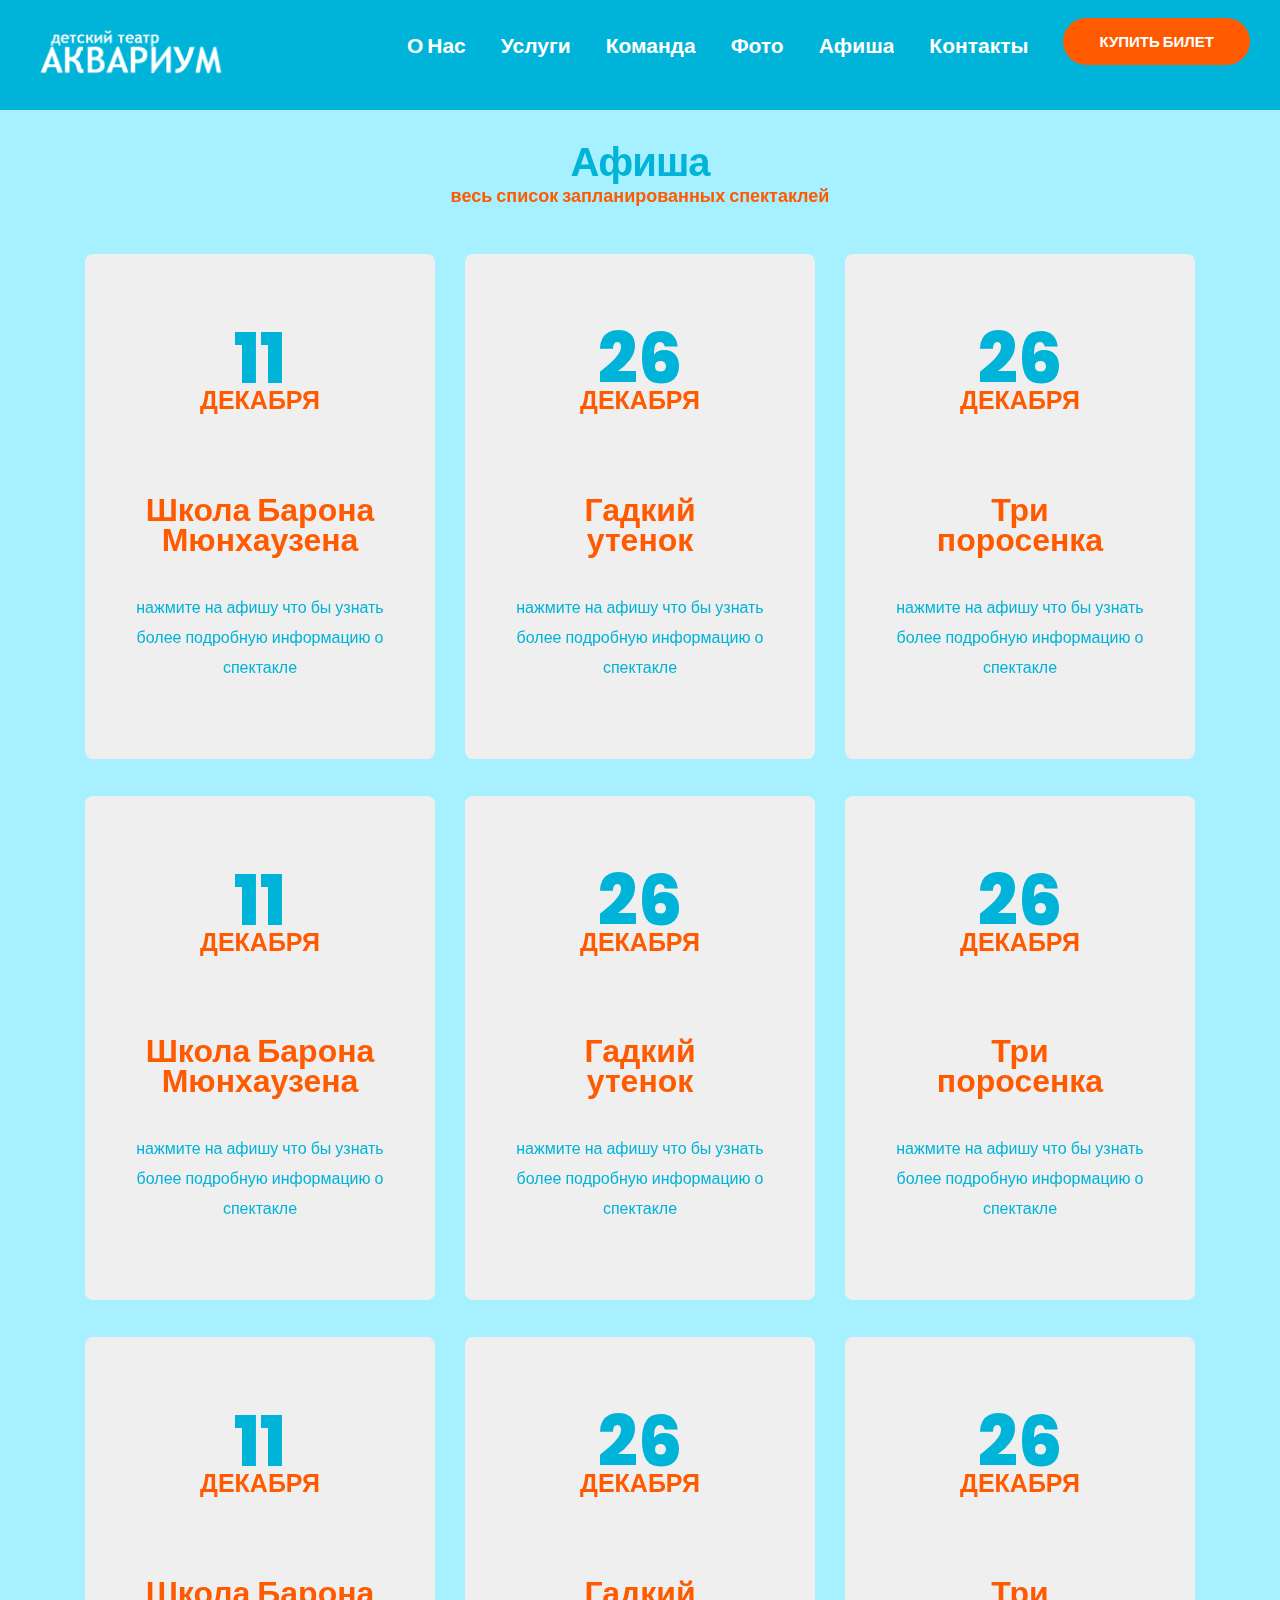
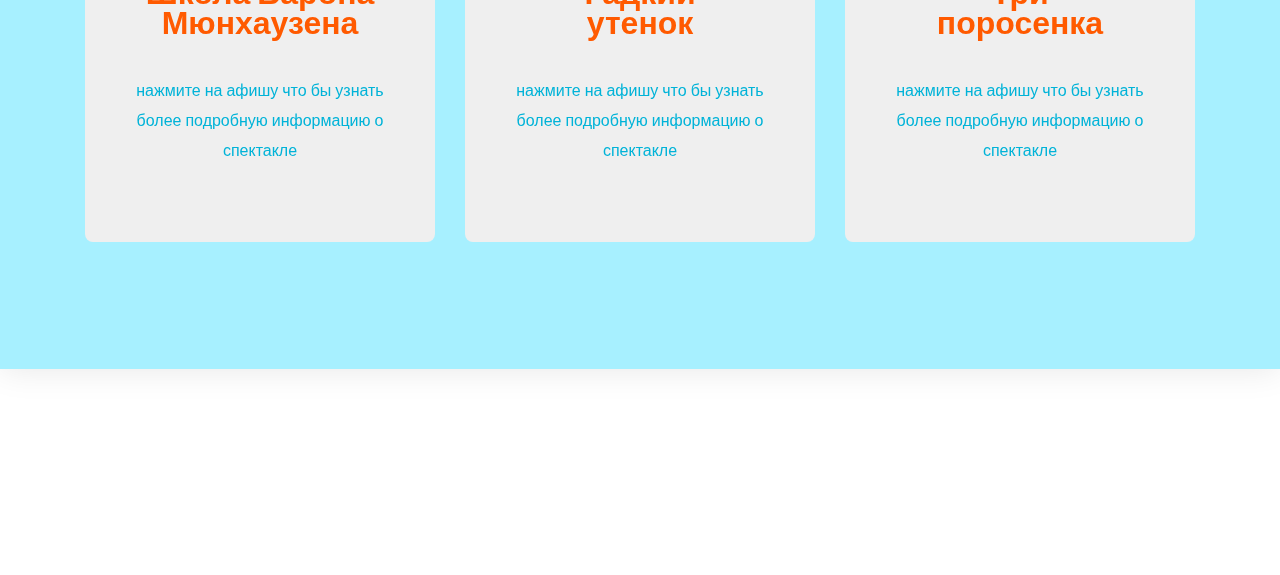
<file: afisha.html>
<!DOCTYPE html>
<html lang="ru">
<head>  
<title>Афиша</title>
<meta charset="UTF-8">
<meta name="description" content="Nebro Portfolio Template">
<meta name="keywords" content="onepage, portfolio">
<meta name="viewport" content="width=device-width, initial-scale=1.0">
  
    <!-- Stylesheets -->
    <link rel="stylesheet" href="font/stylesheet.css"/>
    <link rel="stylesheet" href="css/style.css"/>

  	<!--[if lt IE 9]>
  	  <script src="https://oss.maxcdn.com/html5shiv/3.7.2/html5shiv.min.js"></script>
  	  <script src="https://oss.maxcdn.com/respond/1.4.2/respond.min.js"></script>
  	<![endif]--> 

	   <!-- Font icons --> 
    <link rel="stylesheet" href="icon-fonts/fontawesome-5.0.6/css/fontawesome-all.min.css"/>
    <link rel="stylesheet" href="icon-fonts/flat-icon/flaticon.css"/>

	   <!-- Google Font -->
     <link href="https://fonts.googleapis.com/css?family=Poppins:400,500,600,700,800&display=swap" rel="stylesheet">
     
</head> 
<body> 

  <!-- PRELOADER -->
<div id="preloader">
    <div class="loading-area">
      <div class="logo"><img src="img/logo.png" alt=""></div>
      <span>загрузка...</span>
    </div>
    <div class="left-side"></div>
    <div class="right-side"></div>
  </div>

<!-- HEADER 
==================================================-->
<header class="fixed">
    <!-- Logo -->
    <a href="index.html" class="logo">
      <img src="img/logo.png" alt="">
    </a>
     <div class="nav-icon">
        <span></span>
        <span></span>
        <span></span>
    </div> 
    <!-- Navigation -->
    <nav>
      <ul>
<li><a href="#about"><span data-hover="О нас">О Нас</span></a></li>
      <li><a href="#services"><span data-hover="Услуги">Услуги</span></a></li>
      <li><a href="#testimonials"><span data-hover="Команда">Команда</span></a></li>
      <li><a href="#portfolio"><span data-hover="Фото">Фото</span></a></li>
      <li><a href="#news"><span data-hover="Афиша">Афиша</span></a></li>
      <li><a href="#contact"><span data-hover="Контакты">Контакты</span></a></li>
      <li><a href="#contact"><span data-hover="Contact"></span></a></li>
      <a href="https://widget.smart-bilet.ru/sites/beta/event-list?skey=7b57beb31c3443eba45cd6622d46aaa7" class="site-btn">КУПИТЬ БИЛЕТ</a>
      </ul>
    </nav>
  </header>

<div class="wrapper">
<!-- ARTICLE 
================================================== -->  

<section id="news" class="news">
  <div class="container wow fadeInUp">
      <div class="section-title center bottom_15 top_30 bottom_45">
          <h2 class="title">Афиша</h2>
          <span>весь список запланированных спектаклей</span>
      </div>
    <div  class="row">
      <!-- anews -->
      <div class="col-lg-4">
        <a class="anews" href="gadutka.html">
          <div class="image" style="background-image:url(img/slider-2.jpg)"></div>
          <div class="date section-title center">
            <h3 class="big">11</h3>
            <span class="little">ДЕКАБРЯ</span>
          </div>
          <h2 class="category section-title center">Школа Барона Мюнхаузена</h2>
          <p class="section-title center">нажмите на афишу что бы узнать более подробную информацию о спектакле</p>
        </a>
      </div>
      <!-- anews -->
      <div class="col-lg-4">
        <a class="anews" href="gadutka.html">
          <div class="image" style="background-image:url(img/slider-1.jpg)"></div>
          <div class="date section-title center">
            <h3 class="big">26</h3>
            <span class="little">ДЕКАБРЯ</span>
          </div>
          <h2 class="category section-title center">⠀⠀Гадкий⠀⠀ утенок</h2>
          <p class="section-title center">нажмите на афишу что бы узнать более подробную информацию о спектакле</p>
        </a>
      </div>
      <!-- anews -->
      <div class="col-lg-4">
        <a class="anews" href="gadutka.html">
          <div class="image" style="background-image:url(img/slider-3.jpg)"></div>
          <div class="date section-title center">
            <h3 class="big">26</h3>
            <span class="little">ДЕКАБРЯ</span>
          </div>
          <h2 class="category section-title center">⠀⠀Три⠀⠀ поросенка</h2>
          <p class="section-title center">нажмите на афишу что бы узнать более подробную информацию о спектакле</p>
        </a>
      </div>
       <div class="col-lg-4">
        <a class="anews" href="gadutka.html">
          <div class="image" style="background-image:url(img/slider-2.jpg)"></div>
          <div class="date section-title center">
            <h3 class="big">11</h3>
            <span class="little">ДЕКАБРЯ</span>
          </div>
          <h2 class="category section-title center">Школа Барона Мюнхаузена</h2>
          <p class="section-title center">нажмите на афишу что бы узнать более подробную информацию о спектакле</p>
        </a>
      </div>
      <!-- anews -->
      <div class="col-lg-4">
        <a class="anews" href="single-news.html">
          <div class="image" style="background-image:url(img/slider-1.jpg)"></div>
          <div class="date section-title center">
            <h3 class="big">26</h3>
            <span class="little">ДЕКАБРЯ</span>
          </div>
          <h2 class="category section-title center">⠀⠀Гадкий⠀⠀ утенок</h2>
          <p class="section-title center">нажмите на афишу что бы узнать более подробную информацию о спектакле</p>
        </a>
      </div>
      <!-- anews -->
      <div class="col-lg-4">
        <a class="anews" href="single-news.html">
          <div class="image" style="background-image:url(img/slider-3.jpg)"></div>
          <div class="date section-title center">
            <h3 class="big">26</h3>
            <span class="little">ДЕКАБРЯ</span>
          </div>
          <h2 class="category section-title center">⠀⠀Три⠀⠀ поросенка</h2>
          <p class="section-title center">нажмите на афишу что бы узнать более подробную информацию о спектакле</p>
        </a>
      </div>
       <div class="col-lg-4">
        <a class="anews" href="single-news.html">
          <div class="image" style="background-image:url(img/slider-2.jpg)"></div>
          <div class="date section-title center">
            <h3 class="big">11</h3>
            <span class="little">ДЕКАБРЯ</span>
          </div>
          <h2 class="category section-title center">Школа Барона Мюнхаузена</h2>
          <p class="section-title center">нажмите на афишу что бы узнать более подробную информацию о спектакле</p>
        </a>
      </div>
      <!-- anews -->
      <div class="col-lg-4">
        <a class="anews" href="single-news.html">
          <div class="image" style="background-image:url(img/slider-1.jpg)"></div>
          <div class="date section-title center">
            <h3 class="big">26</h3>
            <span class="little">ДЕКАБРЯ</span>
          </div>
          <h2 class="category section-title center">⠀⠀Гадкий⠀⠀ утенок</h2>
          <p class="section-title center">нажмите на афишу что бы узнать более подробную информацию о спектакле</p>
        </a>
      </div>
      <!-- anews -->
      <div class="col-lg-4">
        <a class="anews" href="single-news.html">
          <div class="image" style="background-image:url(img/slider-3.jpg)"></div>
          <div class="date section-title center">
            <h3 class="big">26</h3>
            <span class="little">ДЕКАБРЯ</span>
          </div>
          <h2 class="category section-title center">⠀⠀Три⠀⠀ поросенка</h2>
          <p class="section-title center">нажмите на афишу что бы узнать более подробную информацию о спектакле</p>
        </a>
      </div>
    </div> <!-- rows end -->
  </div>
</section>


</div>
<!-- FOOTER 
================================================== --> 
<footer>
  <div class="container">
    <div class="row">
      <!-- Copyright -->
      <div class="col-lg-4 copyright">
        <a href="index.html"><img src="img/logo.png" alt=""></a>
        <p>©2020</p>
      </div>
      <!-- Social -->
      <div class="col-lg-4 ftr-social">
        <div class="social">
            <a href="https://www.facebook.com/"><i class="fab fa-facebook"></i>  </a>
            <a href="https://vk.com/club2519324"><i class="fab fa-vk" aria-hidden="true"></i>  </a>
            <a href="https://www.instagram.com/theatreaquariym/"><i class="fab fa-instagram" aria-hidden="true"></i>  </a>
        </div>
      </div>
      <!-- Get In Touch -->
      <div class="col-lg-4 getintouch">
        <h3 class="title">дизайн</h3>
        <p>torsolo1112@gmail.com</p>
      </div>
    </div>
  </div>
</footer>

<!-- Javascripts -->
<script src="js/jquery-2.1.4.min.js"></script>
<script src="js/plugins.js"></script>
<script src="js/main.js"></script>

</body>
</html>
</file>
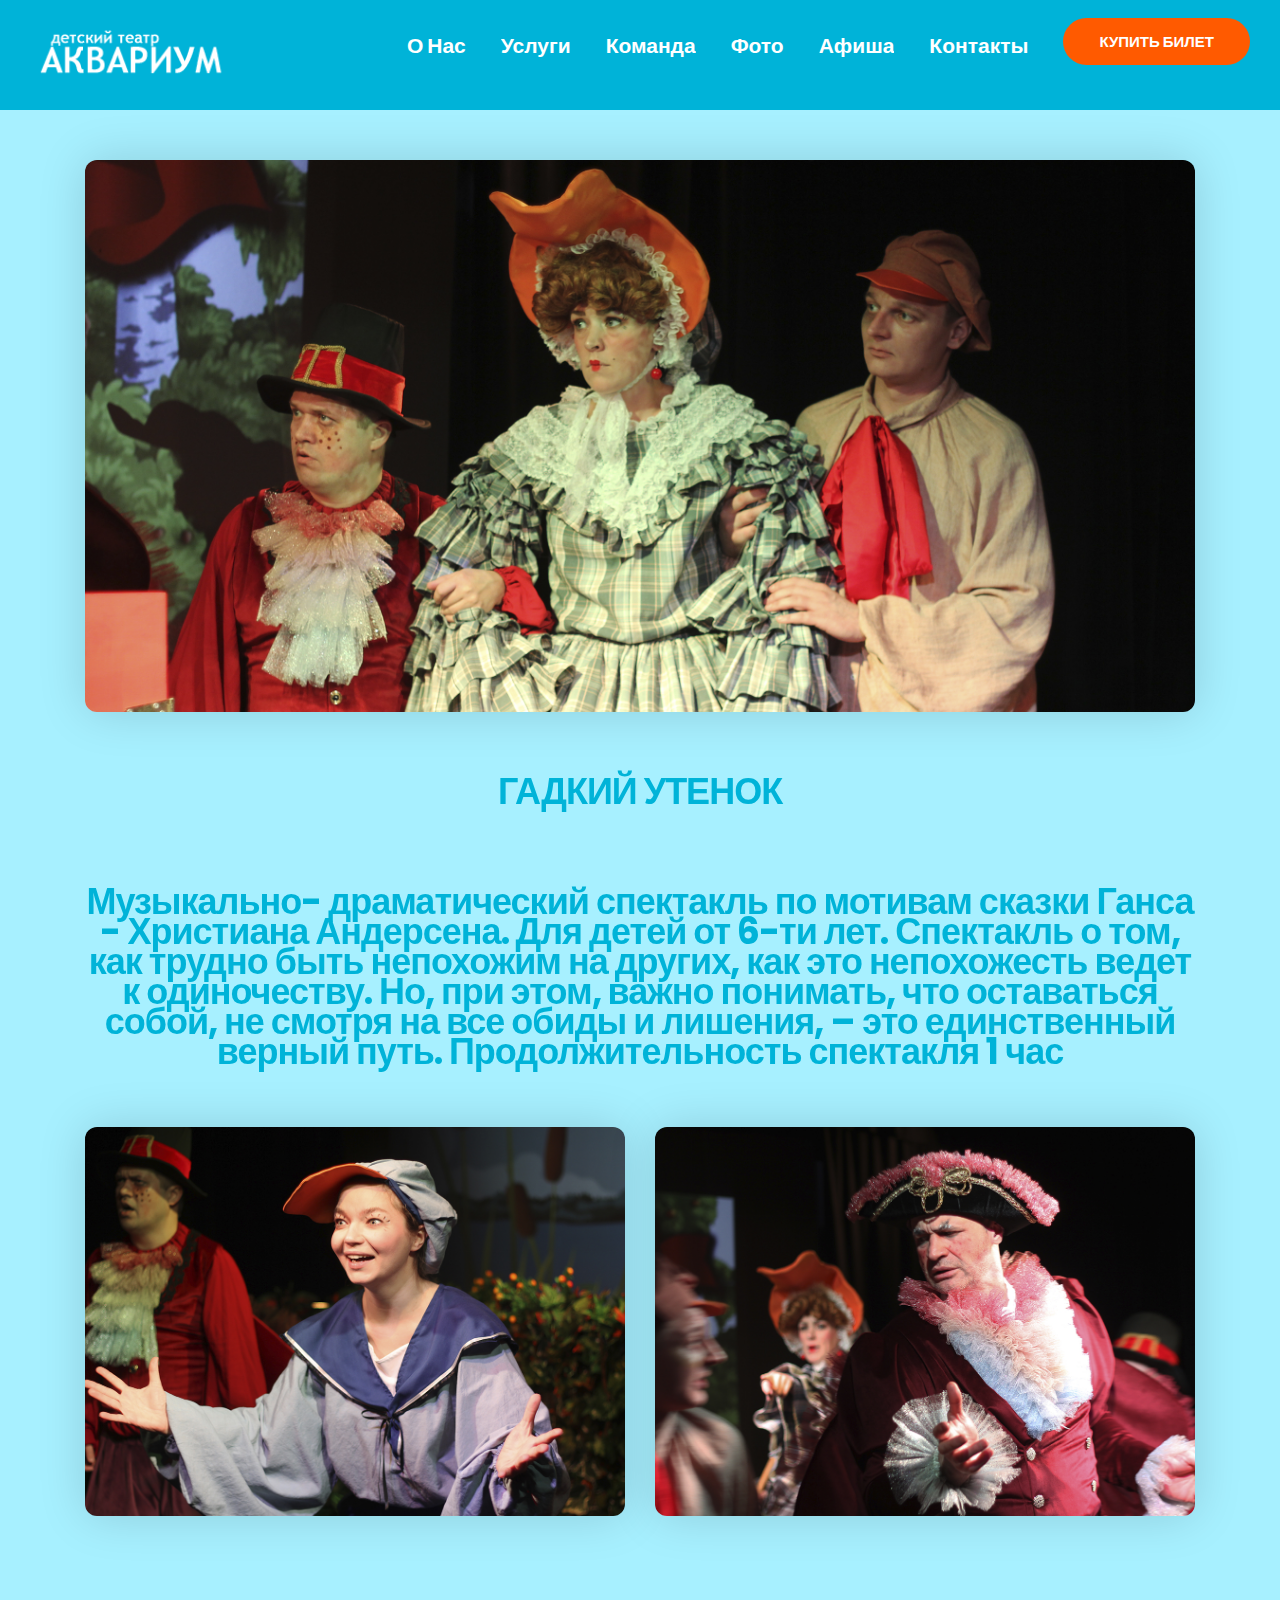
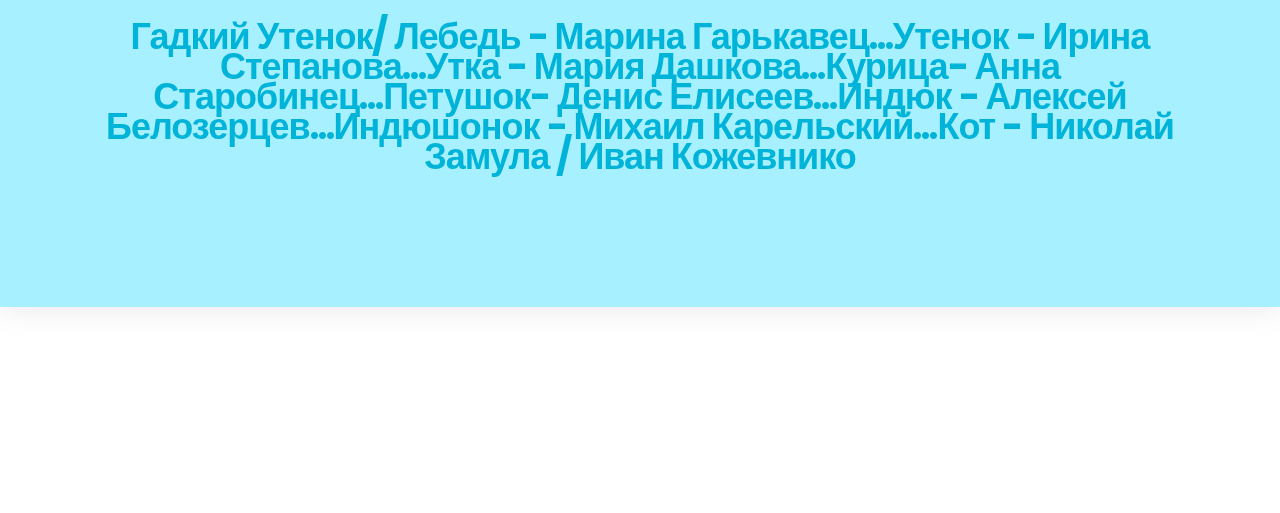
<file: gadutka.html>
<!DOCTYPE html>
<html lang="ru">
<head>  
<title>Гадкий Утенок</title>
<meta charset="UTF-8">
<meta name="description" content="Nebro Portfolio Template">
<meta name="keywords" content="onepage, portfolio">
<meta name="viewport" content="width=device-width, initial-scale=1.0">
  
    <!-- Stylesheets -->
    <link rel="stylesheet" href="font/stylesheet.css"/>
    <link rel="stylesheet" href="css/style.css"/>

  	<!--[if lt IE 9]>
  	  <script src="https://oss.maxcdn.com/html5shiv/3.7.2/html5shiv.min.js"></script>
  	  <script src="https://oss.maxcdn.com/respond/1.4.2/respond.min.js"></script>
  	<![endif]--> 

	   <!-- Font icons --> 
    <link rel="stylesheet" href="icon-fonts/fontawesome-5.0.6/css/fontawesome-all.min.css"/>
    <link rel="stylesheet" href="icon-fonts/flat-icon/flaticon.css"/>

	   <!-- Google Font -->
     <link href="https://fonts.googleapis.com/css?family=Poppins:400,500,600,700,800&display=swap" rel="stylesheet">
     
</head> 
<body> 

  <!-- PRELOADER -->
<div id="preloader">
    <div class="loading-area">
      <div class="logo"><img src="img/logo.png" alt=""></div>
      <span>загрузка...</span>
    </div>
    <div class="left-side"></div>
    <div class="right-side"></div>
  </div>

<!-- HEADER 
==================================================-->
<header class="fixed">
    <!-- Logo -->
    <a href="index.html" class="logo">
      <img src="img/logo.png" alt="">
    </a>
     <div class="nav-icon">
        <span></span>
        <span></span>
        <span></span>
    </div> 
    <!-- Navigation -->
    <nav>
      <ul>
<li><a href="#about"><span data-hover="О нас">О Нас</span></a></li>
      <li><a href="#services"><span data-hover="Услуги">Услуги</span></a></li>
      <li><a href="#testimonials"><span data-hover="Команда">Команда</span></a></li>
      <li><a href="#portfolio"><span data-hover="Фото">Фото</span></a></li>
      <li><a href="#news"><span data-hover="Афиша">Афиша</span></a></li>
      <li><a href="#contact"><span data-hover="Контакты">Контакты</span></a></li>
      <li><a href="#contact"><span data-hover="Contact"></span></a></li>
      <a href="https://widget.smart-bilet.ru/sites/beta/event-list?skey=7b57beb31c3443eba45cd6622d46aaa7" class="site-btn">КУПИТЬ БИЛЕТ</a>
      </ul>
    </nav>
  </header>

<div class="wrapper">
<!-- ARTICLE 
================================================== -->  
<section class="subpage">
  <div class="container">
    <article class="news-article">
        <figure class="article-image bottom_30">
            <img src="img/blog-article.jpg" alt="">
        </figure>
        <h1 class="section-title center bottom_15 top_30 bottom_45">ГАДКИЙ УТЕНОК</h1>
        <p class="section-title center bottom_15 top_30 bottom_45">Музыкально- драматический спектакль по мотивам сказки Ганса - Христиана Андерсена. Для детей от 6-ти лет. Спектакль  о том, как трудно быть непохожим на других, как это непохожесть ведет к одиночеству. Но, при этом, важно понимать, что оставаться собой, не смотря на все обиды и лишения, – это единственный верный путь. Продолжительность спектакля 1 час</p>
        <div class="row article-lightbox top_60 bottom_60">
                <figure class="col-md-6"><img src="img/article-image.jpg"></figure>
            <figure class="col-md-6"><img src="img/article-image-2.jpg"></figure>
        </div>
        <p class="section-title center bottom_15 top_30 bottom_45">Гадкий Утенок/ Лебедь - Марина Гарькавец...Утенок - Ирина Степанова...Утка - Мария Дашкова...Курица- Анна Старобинец...Петушок- Денис Елисеев...Индюк - Алексей Белозерцев...Индюшонок - Михаил Карельский...Кот - Николай Замула / Иван Кожевнико</p>

    </article>


  </div>
</section>


</div>
<!-- FOOTER 
================================================== --> 
<footer>
  <div class="container">
    <div class="row">
      <!-- Copyright -->
      <div class="col-lg-4 copyright">
        <a href="index.html"><img src="img/logo.png" alt=""></a>
        <p>©2020</p>
      </div>
      <!-- Social -->
      <div class="col-lg-4 ftr-social">
        <div class="social">
            <a href="https://www.facebook.com/"><i class="fab fa-facebook"></i>  </a>
            <a href="https://vk.com/club2519324"><i class="fab fa-vk" aria-hidden="true"></i>  </a>
            <a href="https://www.instagram.com/theatreaquariym/"><i class="fab fa-instagram" aria-hidden="true"></i>  </a>
        </div>
      </div>
      <!-- Get In Touch -->
      <div class="col-lg-4 getintouch">
        <h3 class="title">дизайн</h3>
        <p>torsolo1112@gmail.com</p>
      </div>
    </div>
  </div>
</footer>

<!-- Javascripts -->
<script src="js/jquery-2.1.4.min.js"></script>
<script src="js/plugins.js"></script>
<script src="js/main.js"></script>

</body>
</html>
</file>
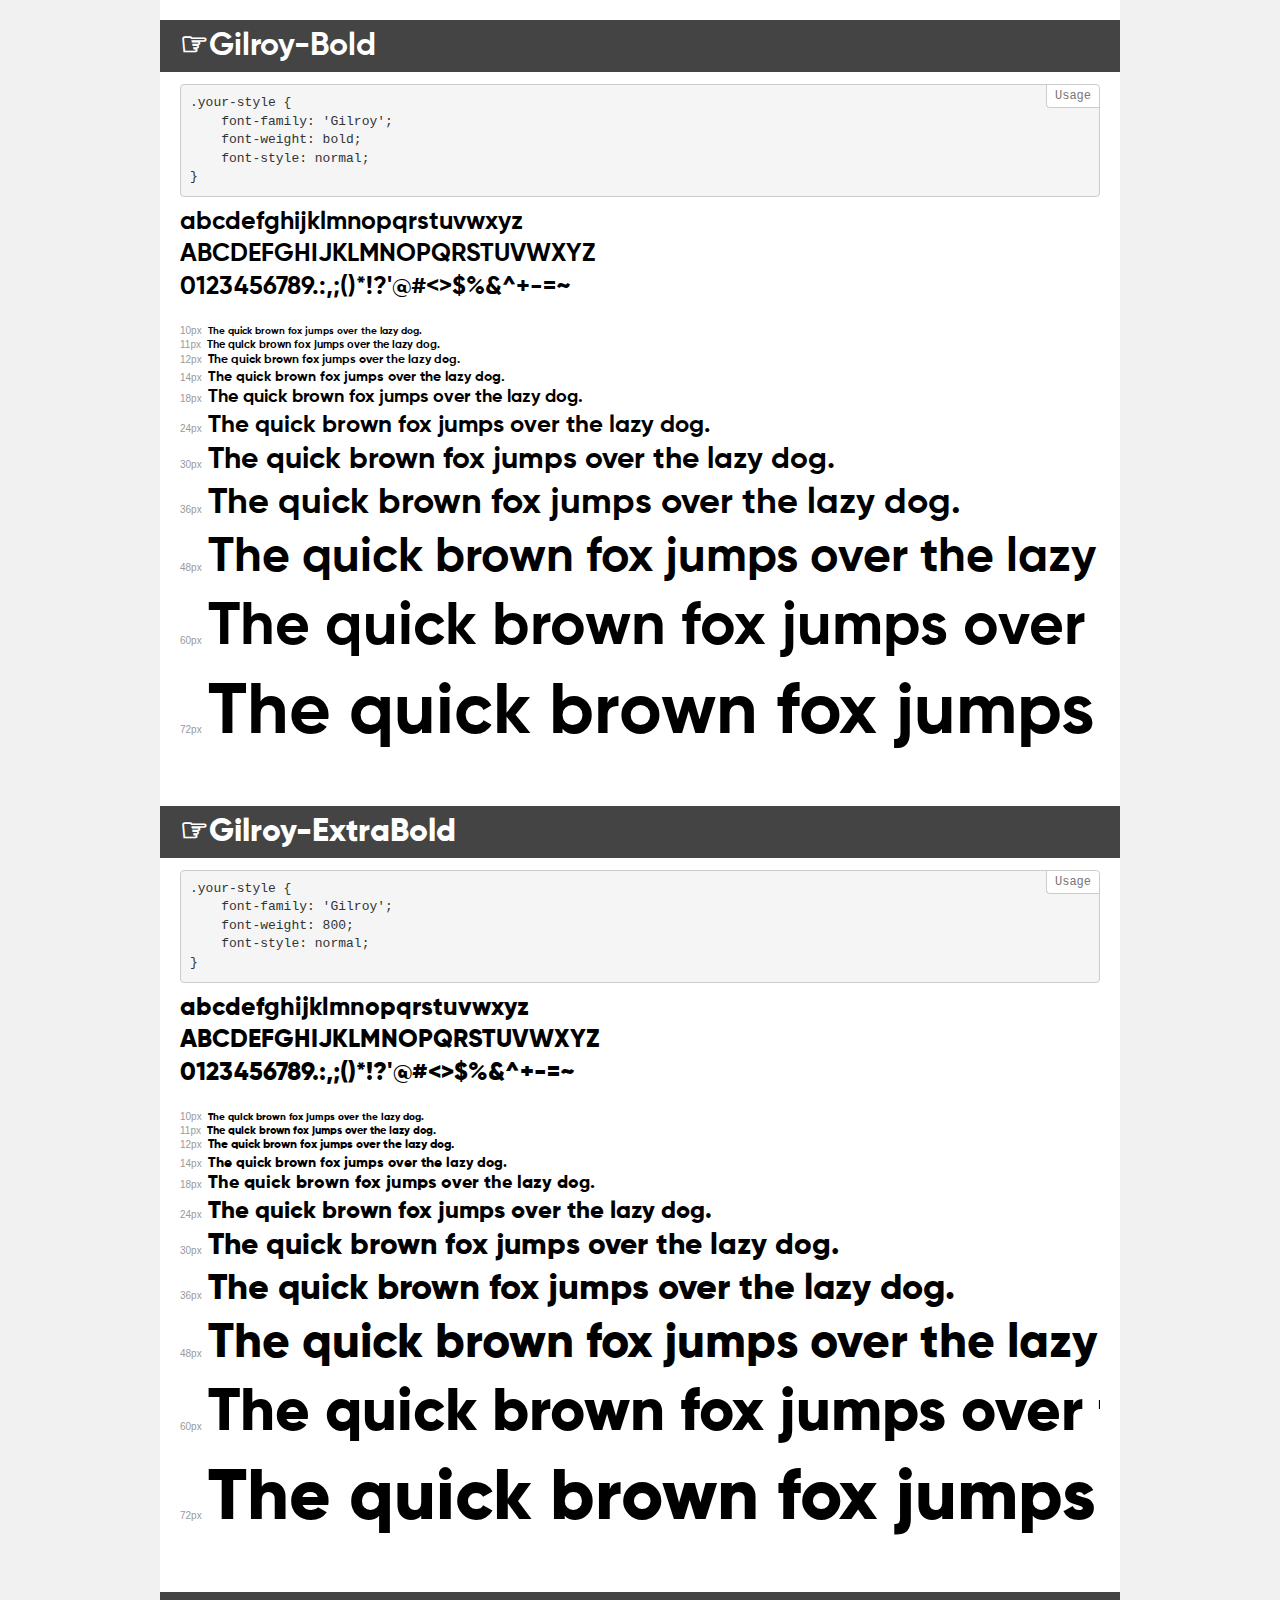
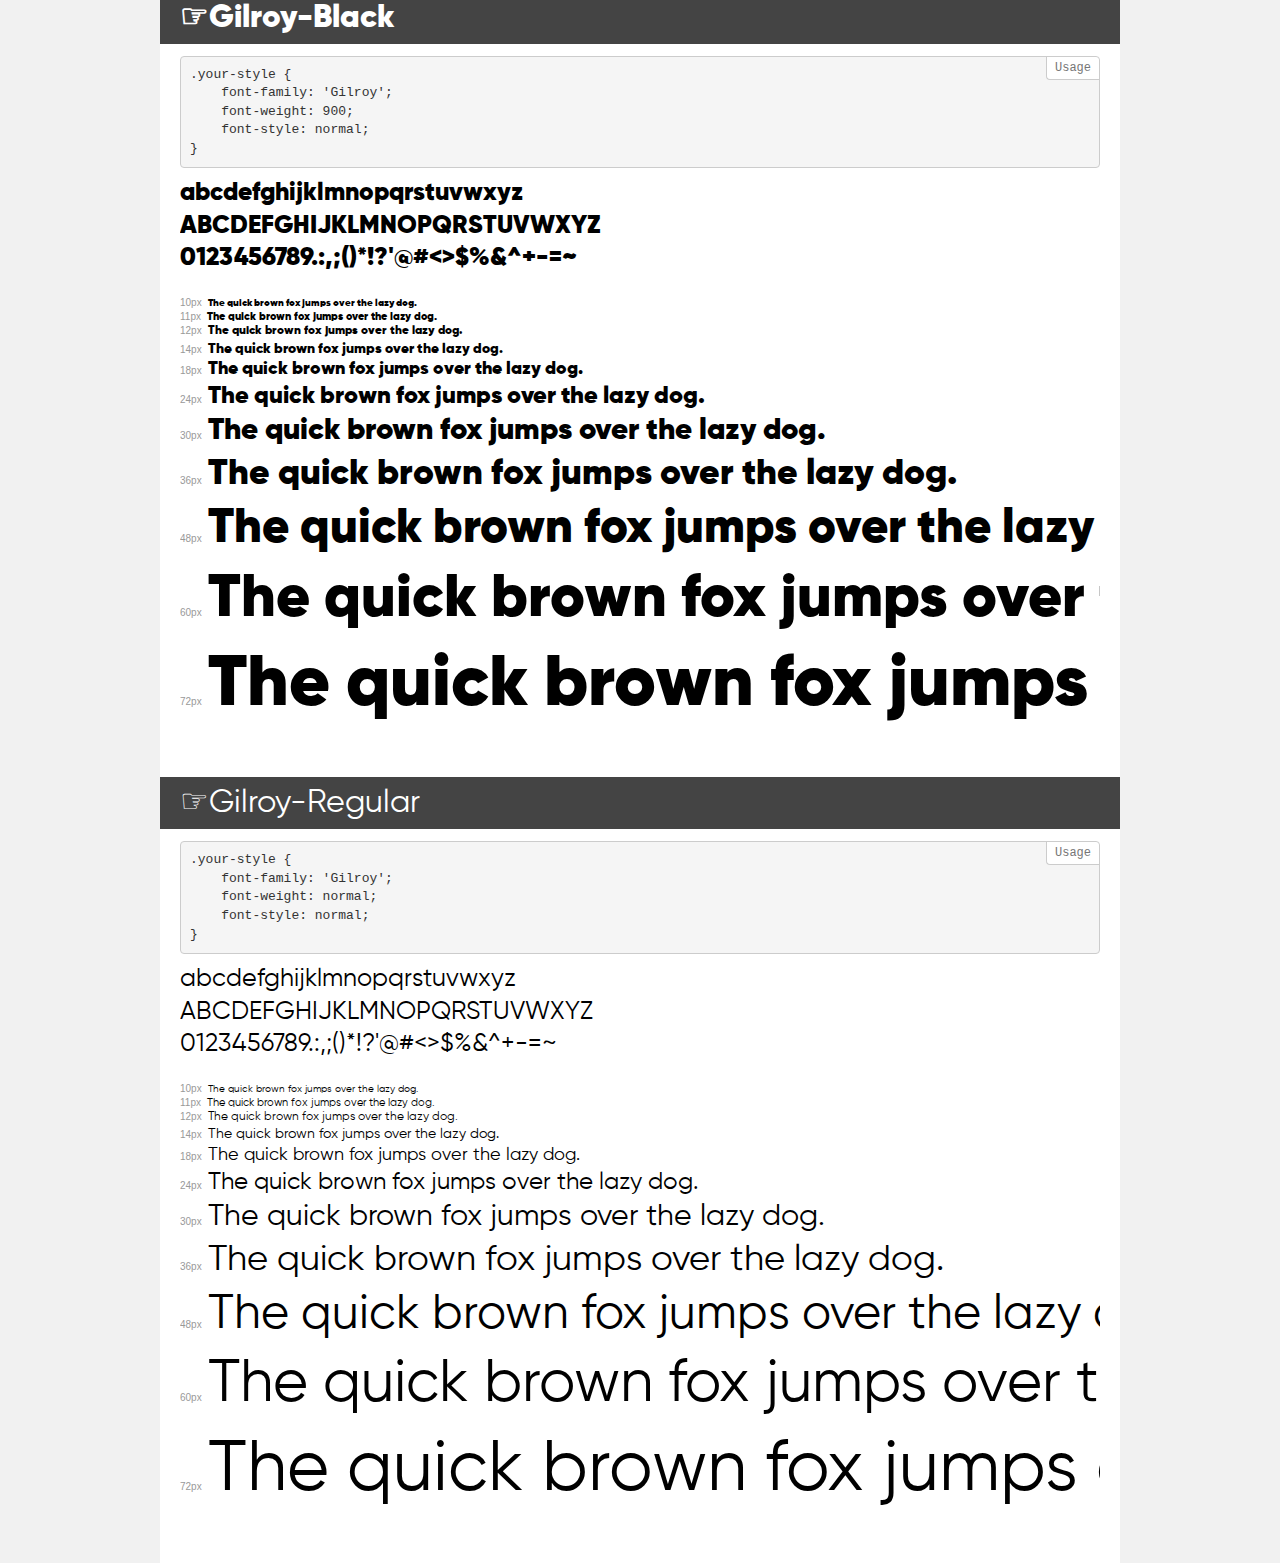
<file: font/demo.html>
<!DOCTYPE html>
<html>
<head>
    <meta charset="utf-8">
    <meta http-equiv="X-UA-Compatible" content="IE=edge">
    <meta name="viewport" content="width=device-width, initial-scale=1">
    <meta name="robots" content="noindex, noarchive">
    <meta name="format-detection" content="telephone=no">
    <title>Transfonter demo</title>
    <link href="stylesheet.css" rel="stylesheet">
    <style>
        /*
        http://meyerweb.com/eric/tools/css/reset/
        v2.0 | 20110126
        License: none (public domain)
        */
        html, body, div, span, applet, object, iframe,
        h1, h2, h3, h4, h5, h6, p, blockquote, pre,
        a, abbr, acronym, address, big, cite, code,
        del, dfn, em, img, ins, kbd, q, s, samp,
        small, strike, strong, sub, sup, tt, var,
        b, u, i, center,
        dl, dt, dd, ol, ul, li,
        fieldset, form, label, legend,
        table, caption, tbody, tfoot, thead, tr, th, td,
        article, aside, canvas, details, embed,
        figure, figcaption, footer, header, hgroup,
        menu, nav, output, ruby, section, summary,
        time, mark, audio, video {
            margin: 0;
            padding: 0;
            border: 0;
            font-size: 100%;
            font: inherit;
            vertical-align: baseline;
        }
        /* HTML5 display-role reset for older browsers */
        article, aside, details, figcaption, figure,
        footer, header, hgroup, menu, nav, section {
            display: block;
        }
        body {
            line-height: 1;
        }
        ol, ul {
            list-style: none;
        }
        blockquote, q {
            quotes: none;
        }
        blockquote:before, blockquote:after,
        q:before, q:after {
            content: '';
            content: none;
        }
        table {
            border-collapse: collapse;
            border-spacing: 0;
        }
        /* common styles */
        body {
            background: #f1f1f1;
            color: #000;
        }
        .page {
            background: #fff;
            width: 920px;
            margin: 0 auto;
            padding: 20px 20px 0 20px;
            overflow: hidden;
        }
        .font-container {
            overflow-x: auto;
            overflow-y: hidden;
            margin-bottom: 40px;
            line-height: 1.3;
            white-space: nowrap;
            padding-bottom: 5px;
        }
        h1 {
            position: relative;
            background: #444;
            font-size: 32px;
            color: #fff;
            padding: 10px 20px;
            margin: 0 -20px 12px -20px;
        }
        .letters {
            font-size: 25px;
            margin-bottom: 20px;
        }
        .s10:before {
            content: '10px';
        }
        .s11:before {
            content: '11px';
        }
        .s12:before {
            content: '12px';
        }
        .s14:before {
            content: '14px';
        }
        .s18:before {
            content: '18px';
        }
        .s24:before {
            content: '24px';
        }
        .s30:before {
            content: '30px';
        }
        .s36:before {
            content: '36px';
        }
        .s48:before {
            content: '48px';
        }
        .s60:before {
            content: '60px';
        }
        .s72:before {
            content: '72px';
        }
        .s10:before, .s11:before, .s12:before, .s14:before,
        .s18:before, .s24:before, .s30:before, .s36:before,
        .s48:before, .s60:before, .s72:before {
            font-family: Arial, sans-serif;
            font-size: 10px;
            font-weight: normal;
            font-style: normal;
            color: #999;
            padding-right: 6px;
        }
        pre {
            display: block;
            position: relative;
            padding: 9px;
            margin: 0 0 10px;
            font-family: Monaco, Menlo, Consolas, "Courier New", monospace !important;
            font-size: 13px;
            line-height: 1.428571429;
            color: #333;
            font-weight: normal !important;
            font-style: normal !important;
            background-color: #f5f5f5;
            border: 1px solid #ccc;
            overflow-x: auto;
            border-radius: 4px;
        }
        pre:after {
            display: block;
            position: absolute;
            right: 0;
            top: 0;
            content: 'Usage';
            line-height: 1;
            padding: 5px 8px;
            font-size: 12px;
            color: #767676;
            background-color: #fff;
            border: 1px solid #ccc;
            border-right: none;
            border-top: none;
            border-radius: 0 4px 0 4px;
            z-index: 10;
        }
        /* responsive */
        @media (max-width: 959px) {
            .page {
                width: auto;
                margin: 0;
            }
        }
    </style>
</head>
<body>
<div class="page">
    <div class="demo" style="font-family: 'Gilroy'; font-weight: bold; font-style: normal;">
        <h1>☞Gilroy-Bold</h1>
        <pre>.your-style {
    font-family: 'Gilroy';
    font-weight: bold;
    font-style: normal;
}</pre>
        <div class="font-container">
            <p class="letters">
                abcdefghijklmnopqrstuvwxyz<br>
ABCDEFGHIJKLMNOPQRSTUVWXYZ<br>
                0123456789.:,;()*!?'@#<>$%&^+-=~
            </p>
            <p class="s10" style="font-size: 10px;">The quick brown fox jumps over the lazy dog.</p>
            <p class="s11" style="font-size: 11px;">The quick brown fox jumps over the lazy dog.</p>
            <p class="s12" style="font-size: 12px;">The quick brown fox jumps over the lazy dog.</p>
            <p class="s14" style="font-size: 14px;">The quick brown fox jumps over the lazy dog.</p>
            <p class="s18" style="font-size: 18px;">The quick brown fox jumps over the lazy dog.</p>
            <p class="s24" style="font-size: 24px;">The quick brown fox jumps over the lazy dog.</p>
            <p class="s30" style="font-size: 30px;">The quick brown fox jumps over the lazy dog.</p>
            <p class="s36" style="font-size: 36px;">The quick brown fox jumps over the lazy dog.</p>
            <p class="s48" style="font-size: 48px;">The quick brown fox jumps over the lazy dog.</p>
            <p class="s60" style="font-size: 60px;">The quick brown fox jumps over the lazy dog.</p>
            <p class="s72" style="font-size: 72px;">The quick brown fox jumps over the lazy dog.</p>
        </div>
    </div>
    <div class="demo" style="font-family: 'Gilroy'; font-weight: 800; font-style: normal;">
        <h1>☞Gilroy-ExtraBold</h1>
        <pre>.your-style {
    font-family: 'Gilroy';
    font-weight: 800;
    font-style: normal;
}</pre>
        <div class="font-container">
            <p class="letters">
                abcdefghijklmnopqrstuvwxyz<br>
ABCDEFGHIJKLMNOPQRSTUVWXYZ<br>
                0123456789.:,;()*!?'@#<>$%&^+-=~
            </p>
            <p class="s10" style="font-size: 10px;">The quick brown fox jumps over the lazy dog.</p>
            <p class="s11" style="font-size: 11px;">The quick brown fox jumps over the lazy dog.</p>
            <p class="s12" style="font-size: 12px;">The quick brown fox jumps over the lazy dog.</p>
            <p class="s14" style="font-size: 14px;">The quick brown fox jumps over the lazy dog.</p>
            <p class="s18" style="font-size: 18px;">The quick brown fox jumps over the lazy dog.</p>
            <p class="s24" style="font-size: 24px;">The quick brown fox jumps over the lazy dog.</p>
            <p class="s30" style="font-size: 30px;">The quick brown fox jumps over the lazy dog.</p>
            <p class="s36" style="font-size: 36px;">The quick brown fox jumps over the lazy dog.</p>
            <p class="s48" style="font-size: 48px;">The quick brown fox jumps over the lazy dog.</p>
            <p class="s60" style="font-size: 60px;">The quick brown fox jumps over the lazy dog.</p>
            <p class="s72" style="font-size: 72px;">The quick brown fox jumps over the lazy dog.</p>
        </div>
    </div>
    <div class="demo" style="font-family: 'Gilroy'; font-weight: 900; font-style: normal;">
        <h1>☞Gilroy-Black</h1>
        <pre>.your-style {
    font-family: 'Gilroy';
    font-weight: 900;
    font-style: normal;
}</pre>
        <div class="font-container">
            <p class="letters">
                abcdefghijklmnopqrstuvwxyz<br>
ABCDEFGHIJKLMNOPQRSTUVWXYZ<br>
                0123456789.:,;()*!?'@#<>$%&^+-=~
            </p>
            <p class="s10" style="font-size: 10px;">The quick brown fox jumps over the lazy dog.</p>
            <p class="s11" style="font-size: 11px;">The quick brown fox jumps over the lazy dog.</p>
            <p class="s12" style="font-size: 12px;">The quick brown fox jumps over the lazy dog.</p>
            <p class="s14" style="font-size: 14px;">The quick brown fox jumps over the lazy dog.</p>
            <p class="s18" style="font-size: 18px;">The quick brown fox jumps over the lazy dog.</p>
            <p class="s24" style="font-size: 24px;">The quick brown fox jumps over the lazy dog.</p>
            <p class="s30" style="font-size: 30px;">The quick brown fox jumps over the lazy dog.</p>
            <p class="s36" style="font-size: 36px;">The quick brown fox jumps over the lazy dog.</p>
            <p class="s48" style="font-size: 48px;">The quick brown fox jumps over the lazy dog.</p>
            <p class="s60" style="font-size: 60px;">The quick brown fox jumps over the lazy dog.</p>
            <p class="s72" style="font-size: 72px;">The quick brown fox jumps over the lazy dog.</p>
        </div>
    </div>
    <div class="demo" style="font-family: 'Gilroy'; font-weight: normal; font-style: normal;">
        <h1>☞Gilroy-Regular</h1>
        <pre>.your-style {
    font-family: 'Gilroy';
    font-weight: normal;
    font-style: normal;
}</pre>
        <div class="font-container">
            <p class="letters">
                abcdefghijklmnopqrstuvwxyz<br>
ABCDEFGHIJKLMNOPQRSTUVWXYZ<br>
                0123456789.:,;()*!?'@#<>$%&^+-=~
            </p>
            <p class="s10" style="font-size: 10px;">The quick brown fox jumps over the lazy dog.</p>
            <p class="s11" style="font-size: 11px;">The quick brown fox jumps over the lazy dog.</p>
            <p class="s12" style="font-size: 12px;">The quick brown fox jumps over the lazy dog.</p>
            <p class="s14" style="font-size: 14px;">The quick brown fox jumps over the lazy dog.</p>
            <p class="s18" style="font-size: 18px;">The quick brown fox jumps over the lazy dog.</p>
            <p class="s24" style="font-size: 24px;">The quick brown fox jumps over the lazy dog.</p>
            <p class="s30" style="font-size: 30px;">The quick brown fox jumps over the lazy dog.</p>
            <p class="s36" style="font-size: 36px;">The quick brown fox jumps over the lazy dog.</p>
            <p class="s48" style="font-size: 48px;">The quick brown fox jumps over the lazy dog.</p>
            <p class="s60" style="font-size: 60px;">The quick brown fox jumps over the lazy dog.</p>
            <p class="s72" style="font-size: 72px;">The quick brown fox jumps over the lazy dog.</p>
        </div>
    </div>
</div>
</body>
</html>
</file>
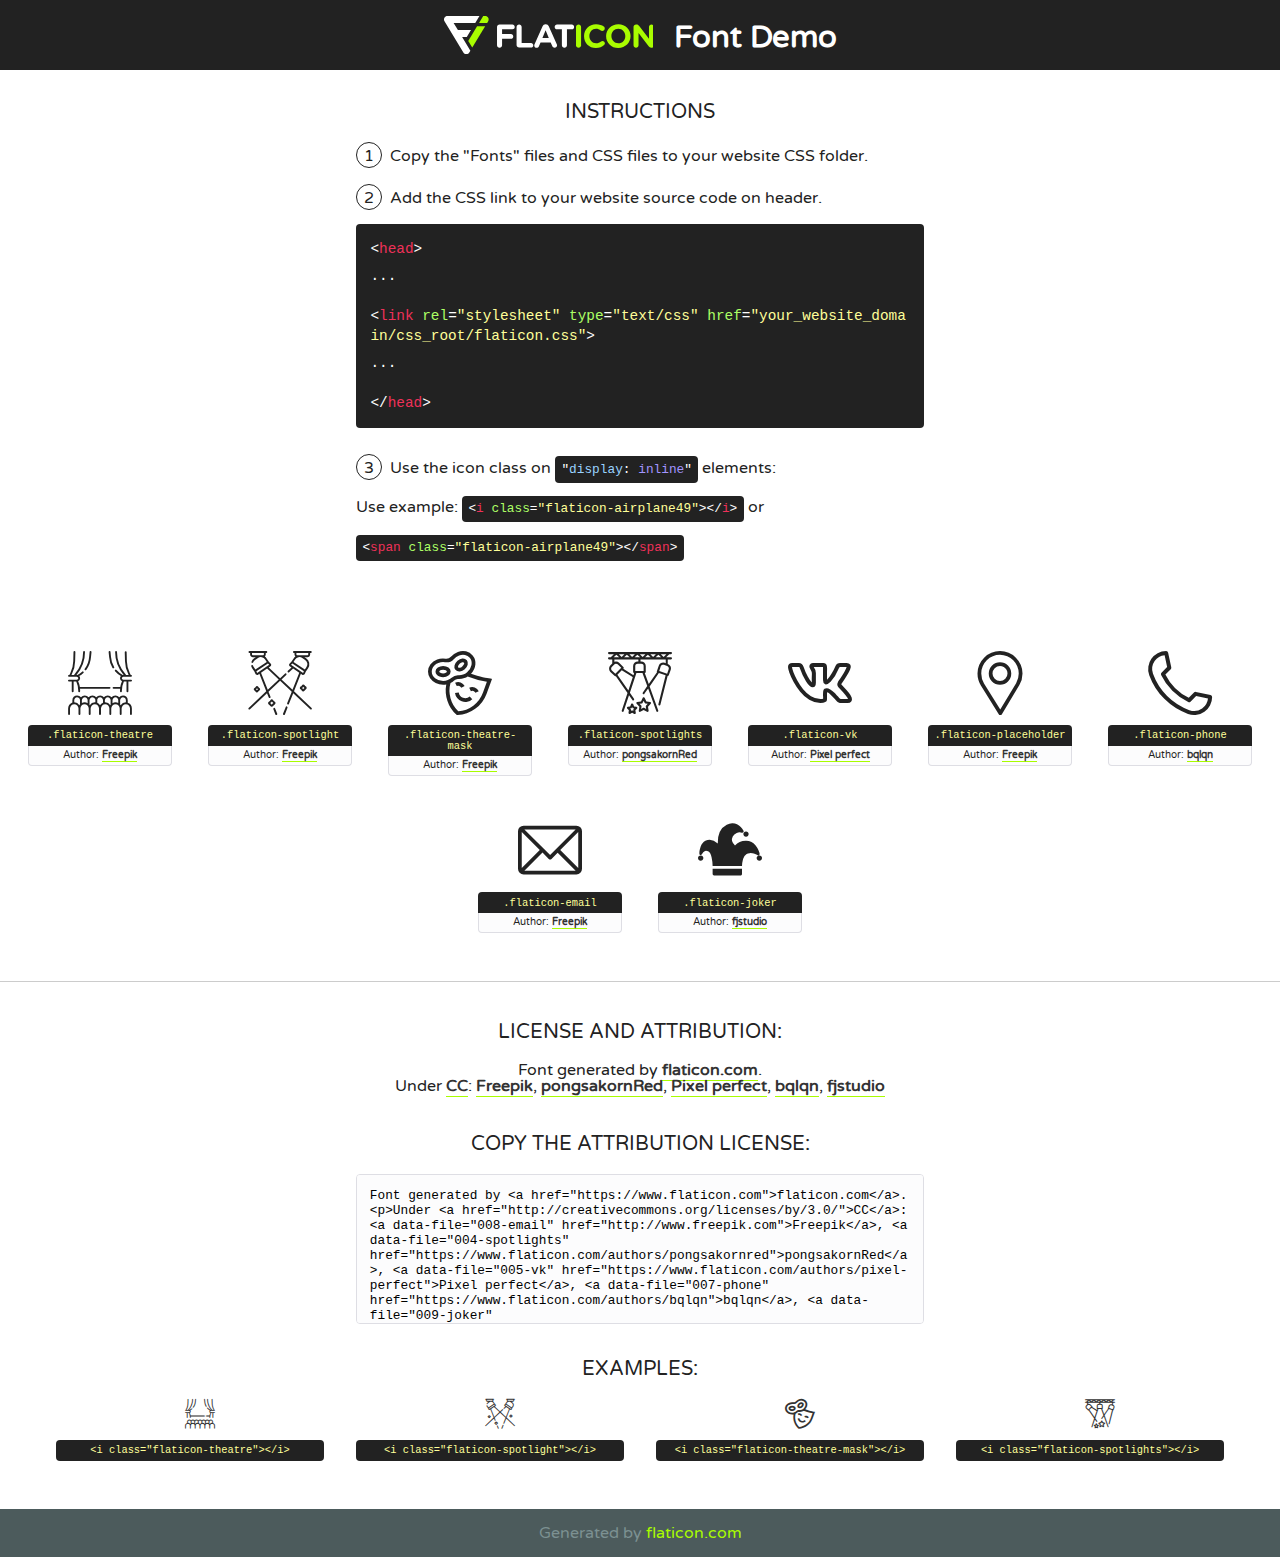
<file: icon-fonts/flat-icon/flaticon.html>
<!DOCTYPE html>
<!--
  Flaticon icon font: Flaticon
  Creation date: 20/11/2020 16:18
-->
<html>
<!DOCTYPE html>
<html>

<head>
    <title>Flaticon WebFont</title>
    <link href="http://fonts.googleapis.com/css?family=Varela+Round" rel="stylesheet" type="text/css" />
    <link rel="stylesheet" type="text/css" href="flaticon.css">
    <meta charset="UTF-8">
    <style>
    html, body, div, span, applet, object, iframe,
    h1, h2, h3, h4, h5, h6, p, blockquote, pre,
    a, abbr, acronym, address, big, cite, code,
    del, dfn, em, img, ins, kbd, q, s, samp,
    small, strike, strong, sub, sup, tt, var,
    b, u, i, center,
    dl, dt, dd, ol, ul, li,
    fieldset, form, label, legend,
    table, caption, tbody, tfoot, thead, tr, th, td,
    article, aside, canvas, details, embed, 
    figure, figcaption, footer, header, hgroup, 
    menu, nav, output, ruby, section, summary,
    time, mark, audio, video {
        margin: 0;
        padding: 0;
        border: 0;
        font-size: 100%;
        font: inherit;
        vertical-align: baseline;
    }
    /* HTML5 display-role reset for older browsers */
    article, aside, details, figcaption, figure, 
    footer, header, hgroup, menu, nav, section {
        display: block;
    }
    body {
        line-height: 1;
    }
    ol, ul {
        list-style: none;
    }
    blockquote, q {
        quotes: none;
    }
    blockquote:before, blockquote:after,
    q:before, q:after {
        content: '';
        content: none;
    }
    table {
        border-collapse: collapse;
        border-spacing: 0;
    }
    body {
        font-family: 'Varela Round', Helvetica, Arial, sans-serif;
        font-size: 16px;
        color: #222;
    }
    a {
        color: #333;
        border-bottom: 1px solid #a9fd00;
        font-weight: bold;
        text-decoration: none;
    }
    * {
        -moz-box-sizing: border-box;
        -webkit-box-sizing: border-box;
        box-sizing: border-box;
        margin: 0;
        padding: 0;
    }
    [class^="flaticon-"]:before, [class*=" flaticon-"]:before, [class^="flaticon-"]:after, [class*=" flaticon-"]:after {
        font-family: Flaticon;
        font-size: 30px;
        font-style: normal;
        margin-left: 20px;
        color: #333;
    }
    .wrapper {
        max-width: 600px;
        margin: auto;
        padding: 0 1em;
    }
    .title {
        font-size: 1.25em;
        text-align: center;
        margin-bottom: 1em;
        text-transform: uppercase;
    }
    header {
        text-align: center;
        background-color: #222;
        color: #fff;
        padding: 1em;
    }
    header .logo {
        width: 210px;
        height: 38px;
        display: inline-block;
        vertical-align: middle;
        margin-right: 1em;
        border: none;
    }
    header strong {
        font-size: 1.95em;
        font-weight: bold;
        vertical-align: middle;
        margin-top: 5px;
        display: inline-block;
    }
    .demo {
        margin: 2em auto;
        line-height: 1.25em;
    }
    .demo ul li {
        margin-bottom: 1em;
    }
    .demo ul li .num {
        color: #222;
        border-radius: 20px;
        display: inline-block;
        width: 26px;
        padding: 3px;
        height: 26px;
        text-align: center;
        margin-right: 0.5em;
        border: 1px solid #222;
    }
    .demo ul li code {
        background-color: #222;
        border-radius: 4px;
        padding: 0.25em 0.5em;
        display: inline-block;
        color: #fff;
        font-family: Consolas,Monaco,Lucida Console,Liberation Mono,DejaVu Sans Mono,Bitstream Vera Sans Mono,Courier New, monospace;
        font-weight: lighter;
        margin-top: 1em;
        font-size: 0.8em;
        word-break: break-all;
    }
    .demo ul li code.big {
        padding: 1em;
        font-size: 0.9em;
    }
    .demo ul li code .red {
        color: #EF3159;
    }
    .demo ul li code .green {
        color: #ACFF65;
    }
    .demo ul li code .yellow {
        color: #FFFF99;
    }
    .demo ul li code .blue {
        color: #99D3FF;
    }
    .demo ul li code .purple {
        color: #A295FF;
    }
    .demo ul li code .dots {
        margin-top: 0.5em;
        display: block;
    }
    #glyphs {
        border-bottom: 1px solid #ccc;
        padding: 2em 0;
        text-align: center;
    }
    .glyph {
        display: inline-block;
        width: 9em;
        margin: 1em;
        text-align: center;
        vertical-align: top;
        background: #FFF;
    }
    .glyph .glyph-icon {
        padding: 10px;
        display: block;
        font-family:"Flaticon";
        font-size: 64px;
        line-height: 1;
    }
    .glyph .glyph-icon:before {
        font-size: 64px;
        color: #222;
        margin-left: 0;
    }
    .class-name {
        font-size: 0.65em;
        background-color: #222;
        color: #fff;
        border-radius: 4px 4px 0 0;
        padding: 0.5em;
        color: #FFFF99;
        font-family: Consolas,Monaco,Lucida Console,Liberation Mono,DejaVu Sans Mono,Bitstream Vera Sans Mono,Courier New, monospace;
    }
    .author-name {
        font-size: 0.6em;
        background-color: #fcfcfd;
        border: 1px solid #DEDEE4;
        border-top: 0;
        border-radius: 0 0 4px 4px;
        padding: 0.5em;
    }
    .class-name:last-child {
        font-size: 10px;
        color:#888;
    }
    .class-name:last-child a {
        font-size: 10px;
        color:#555;
    }
    .class-name:last-child a:hover {
        color:#a9fd00;
    }
    .glyph > input {
        display: block;
        width: 100px;
        margin: 5px auto;
        text-align: center;
        font-size: 12px;
        cursor: text;
    }
    .glyph > input.icon-input {
        font-family:"Flaticon";
        font-size: 16px;
        margin-bottom: 10px;
    }
    .attribution .title {
        margin-top: 2em;
    }
    .attribution textarea {
        background-color: #fcfcfd;
        padding: 1em;
        border: none;
        box-shadow: none;
        border: 1px solid #DEDEE4;
        border-radius: 4px;
        resize: none;
        width: 100%;
        height: 150px;
        font-size: 0.8em;
        font-family: Consolas,Monaco,Lucida Console,Liberation Mono,DejaVu Sans Mono,Bitstream Vera Sans Mono,Courier New, monospace;
        -webkit-appearance: none;
    }
    .iconsuse {
        margin: 2em auto;
        text-align: center;
        max-width: 1200px;
    }
    .iconsuse:after {
        content: '';
        display: table;
        clear: both;
    }
    .iconsuse .image {
        float: left;
        width: 25%;
        padding: 0 1em;
    }
    .iconsuse .image p {
        margin-bottom: 1em;
    }
    .iconsuse .image span {
        display: block;
        font-size: 0.65em;
        background-color: #222;
        color: #fff;
        border-radius: 4px;
        padding: 0.5em;
        color: #FFFF99;
        margin-top: 1em;
        font-family: Consolas,Monaco,Lucida Console,Liberation Mono,DejaVu Sans Mono,Bitstream Vera Sans Mono,Courier New, monospace;
    }
    #footer {
        text-align: center;
        background-color: #4C5B5C;
        color: #7c9192;
        padding: 1em;
    }
    #footer a {
        border: none;
        color: #a9fd00;
        font-weight: normal;
    }
    @media (max-width: 960px) {
        .iconsuse .image {
            width: 50%;
        }
    }
    @media (max-width: 560px) {
        .iconsuse .image {
            width: 100%;
        }
    }
    </style>
</head>

<body class="characters-off">

    <header>
        <a href="https://www.flaticon.com" target="_blank" class="logo">
            <svg version="1.1" xmlns="http://www.w3.org/2000/svg" xmlns:xlink="http://www.w3.org/1999/xlink" xmlns:a="http://ns.adobe.com/AdobeSVGViewerExtensions/3.0/" viewBox="0 0 560.875 102.036" enable-background="new 0 0 560.875 102.036" xml:space="preserve">
                <defs>
                </defs>
                <g>
                    <g class="letters">
                        <path fill="#ffffff" d="M141.596,29.675c0-3.777,2.985-6.767,6.764-6.767h34.438c3.426,0,6.15,2.728,6.15,6.15
                        c0,3.43-2.724,6.149-6.15,6.149h-27.674v13.091h23.719c3.429,0,6.151,2.724,6.151,6.15c0,3.43-2.723,6.149-6.151,6.149h-23.719
                        v17.574c0,3.773-2.986,6.761-6.764,6.761c-3.779,0-6.764-2.989-6.764-6.761V29.675z"></path>
                        <path fill="#ffffff" d="M193.844,29.149c0-3.781,2.985-6.767,6.764-6.767c3.776,0,6.763,2.985,6.763,6.767v42.957h25.039
                        c3.426,0,6.149,2.726,6.149,6.153c0,3.425-2.723,6.15-6.149,6.15h-31.802c-3.779,0-6.764-2.986-6.764-6.768V29.149z"></path>
                        <path fill="#ffffff" d="M241.891,75.71l21.438-48.407c1.492-3.341,4.215-5.357,7.906-5.357h0.792
                        c3.686,0,6.323,2.017,7.815,5.357l21.439,48.407c0.436,0.967,0.701,1.845,0.701,2.723c0,3.602-2.809,6.501-6.414,6.501
                        c-3.161,0-5.269-1.845-6.499-4.655l-4.132-9.661h-27.059l-4.301,10.102c-1.144,2.631-3.426,4.214-6.237,4.214
                        c-3.517,0-6.24-2.81-6.24-6.325C241.1,77.64,241.451,76.677,241.891,75.71z M279.932,58.666l-8.521-20.297l-8.526,20.297H279.932
                        z"></path>
                        <path fill="#ffffff" d="M314.864,35.387H301.86c-3.429,0-6.239-2.813-6.239-6.238c0-3.429,2.811-6.24,6.239-6.24h39.533
                        c3.426,0,6.237,2.811,6.237,6.24c0,3.425-2.811,6.238-6.237,6.238h-13.001v42.785c0,3.773-2.99,6.761-6.764,6.761
                        c-3.779,0-6.764-2.989-6.764-6.761V35.387z"></path>
                        <path fill="#A9FD00" d="M352.615,29.149c0-3.781,2.985-6.767,6.767-6.767c3.774,0,6.761,2.985,6.761,6.767v49.024
                        c0,3.773-2.987,6.761-6.761,6.761c-3.781,0-6.767-2.989-6.767-6.761V29.149z"></path>
                        <path fill="#A9FD00" d="M374.132,53.836v-0.179c0-17.481,13.178-31.801,32.065-31.801c9.22,0,15.459,2.458,20.557,6.238
                        c1.402,1.054,2.637,2.985,2.637,5.357c0,3.692-2.985,6.59-6.681,6.59c-1.845,0-3.071-0.702-4.044-1.319
                        c-3.776-2.813-7.729-4.393-12.562-4.393c-10.364,0-17.831,8.611-17.831,19.154v0.173c0,10.542,7.291,19.329,17.831,19.329
                        c5.715,0,9.492-1.756,13.359-4.834c1.049-0.874,2.458-1.491,4.039-1.491c3.429,0,6.325,2.813,6.325,6.236
                        c0,2.106-1.056,3.78-2.282,4.834c-5.539,4.834-12.036,7.733-21.878,7.733C387.572,85.464,374.132,71.493,374.132,53.836z"></path>
                        <path fill="#A9FD00" d="M433.009,53.836v-0.179c0-17.481,13.79-31.801,32.766-31.801c18.981,0,32.592,14.143,32.592,31.628v0.173
                        c0,17.483-13.785,31.807-32.769,31.807C446.625,85.464,433.009,71.32,433.009,53.836z M484.224,53.836v-0.179
                        c0-10.539-7.725-19.326-18.626-19.326c-10.893,0-18.449,8.611-18.449,19.154v0.173c0,10.542,7.73,19.329,18.626,19.329
                        C476.676,72.986,484.224,64.378,484.224,53.836z"></path>
                        <path fill="#A9FD00" d="M506.233,29.321c0-3.774,2.99-6.763,6.767-6.763h1.401c3.252,0,5.183,1.583,7.029,3.953l26.093,34.265
                        V29.059c0-3.692,2.99-6.677,6.681-6.677c3.683,0,6.671,2.985,6.671,6.677v48.934c0,3.78-2.987,6.765-6.764,6.765h-0.436
                        c-3.257,0-5.188-1.581-7.034-3.953l-27.056-35.492v32.944c0,3.687-2.985,6.676-6.678,6.676c-3.683,0-6.673-2.989-6.673-6.676
                        V29.321z"></path>
                    </g>
                    <g class="insignia">
                        <path fill="#ffffff" d="M48.372,56.137h12.517l11.156-18.537H37.186L25.688,18.539h57.825L94.668,0H9.271
                        C5.925,0,2.842,1.801,1.198,4.716c-1.644,2.907-1.593,6.482,0.134,9.343l50.38,83.501c1.678,2.781,4.689,4.476,7.938,4.476
                        c3.246,0,6.257-1.695,7.935-4.476l2.898-4.804L48.372,56.137z"></path>
                        <g class="i">
                            <path fill="#A9FD00" d="M93.575,18.539h0.031v0.004l21.652,0.004l2.705-4.488c1.727-2.861,1.778-6.436,0.133-9.343
                            C116.454,1.801,113.371,0,110.026,0h-5.294L93.575,18.539z"></path>
                            <polygon fill="#A9FD00" points="88.291,27.356 64.725,66.486 75.519,84.404 109.942,27.356"></polygon>
                        </g>
                    </g>
                </g>
            </svg>
        </a>
        <strong>Font Demo</strong>
    </header>


    <section class="demo wrapper">

        <p class="title">Instructions</p>

        <ul>
            <li>
                <span class="num">1</span>Copy the "Fonts" files and CSS files to your website CSS folder.
            </li>
            <li>
                <span class="num">2</span>Add the CSS link to your website source code on header.
                <code class="big">
                    &lt;<span class="red">head</span>&gt;
                    <br/><span class="dots">...</span>
                    <br/>&lt;<span class="red">link</span> <span class="green">rel</span>=<span class="yellow">"stylesheet"</span> <span class="green">type</span>=<span class="yellow">"text/css"</span> <span class="green">href</span>=<span class="yellow">"your_website_domain/css_root/flaticon.css"</span>&gt;
                    <br/><span class="dots">...</span>
                    <br/>&lt;/<span class="red">head</span>&gt;
                </code>
            </li>

            <li>
                <p>
                    <span class="num">3</span>Use the icon class on <code>"<span class="blue">display</span>:<span class="purple"> inline</span>"</code> elements:
                    <br />
                    Use example: <code>&lt;<span class="red">i</span> <span class="green">class</span>=<span class="yellow">&quot;flaticon-airplane49&quot;</span>&gt;&lt;/<span class="red">i</span>&gt;</code> or <code>&lt;<span class="red">span</span> <span class="green">class</span>=<span class="yellow">&quot;flaticon-airplane49&quot;</span>&gt;&lt;/<span class="red">span</span>&gt;</code>
            </li>
        </ul>

    </section>




   <section id="glyphs">          
    
      
        <div class="glyph"><div class="glyph-icon flaticon-theatre"></div>
            <div class="class-name">.flaticon-theatre</div>
            <div class="author-name">Author: <a data-file="001-theatre" href="http://www.freepik.com">Freepik</a> </div> 
        </div>        
        
        <div class="glyph"><div class="glyph-icon flaticon-spotlight"></div>
            <div class="class-name">.flaticon-spotlight</div>
            <div class="author-name">Author: <a data-file="002-spotlight" href="http://www.freepik.com">Freepik</a> </div> 
        </div>        
        
        <div class="glyph"><div class="glyph-icon flaticon-theatre-mask"></div>
            <div class="class-name">.flaticon-theatre-mask</div>
            <div class="author-name">Author: <a data-file="003-theatre-mask" href="http://www.freepik.com">Freepik</a> </div> 
        </div>        
        
        <div class="glyph"><div class="glyph-icon flaticon-spotlights"></div>
            <div class="class-name">.flaticon-spotlights</div>
            <div class="author-name">Author: <a data-file="004-spotlights" href="https://www.flaticon.com/authors/pongsakornred">pongsakornRed</a> </div> 
        </div>        
        
        <div class="glyph"><div class="glyph-icon flaticon-vk"></div>
            <div class="class-name">.flaticon-vk</div>
            <div class="author-name">Author: <a data-file="005-vk" href="https://www.flaticon.com/authors/pixel-perfect">Pixel perfect</a> </div> 
        </div>        
        
        <div class="glyph"><div class="glyph-icon flaticon-placeholder"></div>
            <div class="class-name">.flaticon-placeholder</div>
            <div class="author-name">Author: <a data-file="006-placeholder" href="http://www.freepik.com">Freepik</a> </div> 
        </div>        
        
        <div class="glyph"><div class="glyph-icon flaticon-phone"></div>
            <div class="class-name">.flaticon-phone</div>
            <div class="author-name">Author: <a data-file="007-phone" href="https://www.flaticon.com/authors/bqlqn">bqlqn</a> </div> 
        </div>        
        
        <div class="glyph"><div class="glyph-icon flaticon-email"></div>
            <div class="class-name">.flaticon-email</div>
            <div class="author-name">Author: <a data-file="008-email" href="http://www.freepik.com">Freepik</a> </div> 
        </div>        
        
        <div class="glyph"><div class="glyph-icon flaticon-joker"></div>
            <div class="class-name">.flaticon-joker</div>
            <div class="author-name">Author: <a data-file="009-joker" href="https://www.flaticon.com/authors/fjstudio">fjstudio</a> </div> 
        </div>        
        

    </section>



    <section class="attribution wrapper"   style="text-align:center;">

      <div class="title">License and attribution:</div><div class="attrDiv">Font generated by <a href="https://www.flaticon.com">flaticon.com</a>. <div><p>Under <a href="http://creativecommons.org/licenses/by/3.0/">CC</a>: <a data-file="008-email" href="http://www.freepik.com">Freepik</a>, <a data-file="004-spotlights" href="https://www.flaticon.com/authors/pongsakornred">pongsakornRed</a>, <a data-file="005-vk" href="https://www.flaticon.com/authors/pixel-perfect">Pixel perfect</a>, <a data-file="007-phone" href="https://www.flaticon.com/authors/bqlqn">bqlqn</a>, <a data-file="009-joker" href="https://www.flaticon.com/authors/fjstudio">fjstudio</a></p>  </div>
      </div>
      <div class="title">Copy the Attribution License:</div>

    <textarea onclick="this.focus();this.select();">Font generated by &lt;a href=&quot;https://www.flaticon.com&quot;&gt;flaticon.com&lt;/a&gt;. <p>Under <a href="http://creativecommons.org/licenses/by/3.0/">CC</a>: <a data-file="008-email" href="http://www.freepik.com">Freepik</a>, <a data-file="004-spotlights" href="https://www.flaticon.com/authors/pongsakornred">pongsakornRed</a>, <a data-file="005-vk" href="https://www.flaticon.com/authors/pixel-perfect">Pixel perfect</a>, <a data-file="007-phone" href="https://www.flaticon.com/authors/bqlqn">bqlqn</a>, <a data-file="009-joker" href="https://www.flaticon.com/authors/fjstudio">fjstudio</a></p>  
     </textarea>

    </section>

    <section class="iconsuse">

          <div class="title">Examples:</div>            
             
            <div class="image">
                <p>
                    <i class="glyph-icon flaticon-theatre"></i> 
                    <span>&lt;i class=&quot;flaticon-theatre&quot;&gt;&lt;/i&gt;</span>
                </p>
            </div>
            
            <div class="image">
                <p>
                    <i class="glyph-icon flaticon-spotlight"></i> 
                    <span>&lt;i class=&quot;flaticon-spotlight&quot;&gt;&lt;/i&gt;</span>
                </p>
            </div>
            
            <div class="image">
                <p>
                    <i class="glyph-icon flaticon-theatre-mask"></i> 
                    <span>&lt;i class=&quot;flaticon-theatre-mask&quot;&gt;&lt;/i&gt;</span>
                </p>
            </div>
            
            <div class="image">
                <p>
                    <i class="glyph-icon flaticon-spotlights"></i> 
                    <span>&lt;i class=&quot;flaticon-spotlights&quot;&gt;&lt;/i&gt;</span>
                </p>
            </div>
                       
        </div>
                            
    </section>

<div id="footer">
    <div>Generated by <a href="https://www.flaticon.com">flaticon.com</a>
    </div>
</div>



</body>
</html>
</file>
<file: font/stylesheet.css>
@font-face {
    font-family: 'Gilroy';
    src: url('Gilroy-Bold.eot');
    src: url('Gilroy-Bold.eot?#iefix') format('embedded-opentype'),
        url('Gilroy-Bold.woff2') format('woff2'),
        url('Gilroy-Bold.woff') format('woff'),
        url('Gilroy-Bold.ttf') format('truetype');
    font-weight: bold;
    font-style: normal;
}

@font-face {
    font-family: 'Gilroy';
    src: url('Gilroy-ExtraBold.eot');
    src: url('Gilroy-ExtraBold.eot?#iefix') format('embedded-opentype'),
        url('Gilroy-ExtraBold.woff2') format('woff2'),
        url('Gilroy-ExtraBold.woff') format('woff'),
        url('Gilroy-ExtraBold.ttf') format('truetype');
    font-weight: 800;
    font-style: normal;
}

@font-face {
    font-family: 'Gilroy';
    src: url('Gilroy-Black.eot');
    src: url('Gilroy-Black.eot?#iefix') format('embedded-opentype'),
        url('Gilroy-Black.woff2') format('woff2'),
        url('Gilroy-Black.woff') format('woff'),
        url('Gilroy-Black.ttf') format('truetype');
    font-weight: 900;
    font-style: normal;
}

@font-face {
    font-family: 'Gilroy';
    src: url('Gilroy-Regular.eot');
    src: url('Gilroy-Regular.eot?#iefix') format('embedded-opentype'),
        url('Gilroy-Regular.woff2') format('woff2'),
        url('Gilroy-Regular.woff') format('woff'),
        url('Gilroy-Regular.ttf') format('truetype');
    font-weight: normal;
    font-style: normal;
}
</file>
<file: css/style.css>
/* --------------------------------- */
/* Css Styles                        */
/*---------------------------------- */

/**
    Cenky  - Portfolio Template 
    Author : Soonlabs
    Copyright 2019


/* Table of Content
==================================================

    1. Body and Core Css
    2. Home Section
    3. About Section
    4. Portfolio Section
    5. News Page
    6. Contact Page
    6. Color 
    7. Responsive
*/ 

@import url("margins.css");
@import url("reset.css");
@import url("assets.css");


/*------------------------ 1 Body and Core Css ------------------------*/   
html, body {
  position: relative;
}

body{
  font-family: 'Poppins', sans-serif;
  padding-bottom: 206px;
  color: #00b3d8;
}

p{
  font-size: 16px;
  line-height: 30px;
}

button{
  font-family: 'Poppins', sans-serif;
  border: 0;
}

.wrapper {
  position: relative;
  z-index: 1;
  overflow: hidden;
  background: #a7f0ff;
  box-shadow: 0px 0px 32px 0px rgba(0, 0, 0, 0.10);
}

#preloader {
  height: 100%;
  position: fixed;
  width: 100%;
  z-index: 5000;
}

#preloader .logo{
margin-bottom: 10px;
}

#preloader.loaded .loading-area {
  opacity: 0;
}

#preloader.loaded{
  visibility: hidden;
}

#preloader .loading-area {
  opacity: 1;
  position: absolute;
  width: 50%;
  top: 50%;
  left: 50%;
  transform: translate(-50%, -50%);
  text-align: center;
  z-index: 1;
  -webkit-transition: all 0.9s ease-in-out;
  -moz-transition: all 0.9s ease-in-out;
  transition: all 0.9s ease-in-out;
  color: #ff8e66;
}

#preloader .loading-area img{
  height: 30px;
}

#preloader.loaded .left-side {
  transform: translateX(-100%);
  transition-delay: 1s;
}

#preloader .left-side {
  left: 0;
}

#preloader.loaded .right-side {
  transform: translateX(100%);
  transition-delay: 1s;
}

#preloader .right-side {
  right: 0;
}

#preloader .left-side, #preloader .right-side {
  background: #56e2ff;
  height: 100%;
  position: absolute;
  width: 50%;
  -webkit-transition: all 0.9s ease-in-out;
  -moz-transition: all 0.9s ease-in-out;
  transition: all 0.9s ease-in-out;
}

/* Nav Icon */  


.nav-icon {
  float: right;
  width: 34px;
  height: 18px;
  position: relative;
  -webkit-transform: rotate(0deg);
  -moz-transform: rotate(0deg);
  -o-transform: rotate(0deg);
  transform: rotate(0deg);
  -webkit-transition: .5s ease-in-out;
  -moz-transition: .5s ease-in-out;
  -o-transition: .5s ease-in-out;
  transition: .5s ease-in-out;
  cursor: pointer;
}


.nav-icon span {
  display: block;
  position: absolute;
  height: 3px;
  width: 100%;
  background: #ffb399;
  opacity: 1;
  -webkit-transform: rotate(0deg);
  -moz-transform: rotate(0deg);
  -o-transform: rotate(0deg);
  transform: rotate(0deg);
  -webkit-transition: .25s ease-in-out;
  -moz-transition: .25s ease-in-out;
  -o-transition: .25s ease-in-out;
  transition: .25s ease-in-out;
}

.nav-icon:hover span:nth-child(3){
  width: 100%;
}

.nav-icon span:nth-child(1) {
top: 0px;
-webkit-transform-origin: left center;
-moz-transform-origin: left center;
-o-transform-origin: left center;
transform-origin: left center;
}

.nav-icon span:nth-child(2) {
top: 7px;
-webkit-transform-origin: left center;
-moz-transform-origin: left center;
-o-transform-origin: left center;
transform-origin: left center;
}

.nav-icon span:nth-child(3) {
top: 14px;
-webkit-transform-origin: left center;
-moz-transform-origin: left center;
-o-transform-origin: left center;
transform-origin: left center;    
width: 60%;
right: 0 !important;
}


/* Menu When Open */

header.open .nav-icon span{
  width: 70%; 
}

header.open .nav-icon:hover span:nth-child(3){
  width: 70%;
}

header.open .nav-icon span:nth-child(1) {
-webkit-transform: rotate(45deg);
-moz-transform: rotate(45deg);
-o-transform: rotate(45deg);
transform: rotate(45deg);
top: 0px;
left: 8px;
}

header.open .nav-icon span:nth-child(2) {
width: 0%;
opacity: 0;
}

header.open .nav-icon span:nth-child(3) {
-webkit-transform: rotate(-45deg);
-moz-transform: rotate(-45deg);
-o-transform: rotate(-45deg);
transform: rotate(-45deg);
top: 17px;
left: 8px;
}

header{
  position: fixed;
  width: 100%;
    
  z-index: 2;
  padding: 30px;
  z-index: 100;
}

header.fixed{
  position: fixed;
  background: #00b3d8;
}

header .logo{
  float: left;
}

header .logo img{
  max-height: 50px;
}

header nav{
  float: right;
}

header nav ul li{
  float: left;
  margin-left: 35px;
}


header nav ul li a span:before {
  position: absolute;
  top: 100%;
  width: 100%;
  left: 0;
  content: attr(data-hover);
}

header nav ul li a span {
  position: relative;
  display: block;
  -webkit-transition: -webkit-transform 0.2s;
  transition: transform 0.2s;
  transform-origin: 100% 0%;
}

header nav ul li:hover a span {
-webkit-transform: translateY(-100%);
transform: translateY(-100%);
transform-origin: 0% 0%;
}

header nav ul li a{
  color: #fff;
  font-size: 21px;
  font-weight: 900;
  overflow: hidden;
  display: inline-block;
}

header nav ul li a:hover{
  color: #fff;
}

header .active{
  color: #fff;
  opacity: .5;
}

header nav ul li a:focus{
  color: #fff;
}

/* Loader */
.loader {
  height: 32px;
  width: 32px;
  -webkit-animation: loader-1-1 4.8s linear infinite;
  animation: loader-1-1 4.8s linear infinite;
}

@-webkit-keyframes loader-1 {
  0% {
    -webkit-transform: rotate(0deg);
  }
  100% {
    -webkit-transform: rotate(360deg);
  }
}
@keyframes loader-1 {
  0% {
    transform: rotate(0deg);
  }
  100% {
    transform: rotate(360deg);
  }
}
.loader span {
  display: block;
  position: absolute;
  top: 0;
  left: 0;
  bottom: 0;
  right: 0;
  margin: auto;
  height: 32px;
  width: 32px;
  clip: rect(0, 32px, 32px, 16px);
  -webkit-animation: loader-2 1.2s linear infinite;
  animation: loader-2 1.2s linear infinite;
}

@-webkit-keyframes loader-2 {
  0% {
    -webkit-transform: rotate(0deg);
  }
  100% {
    -webkit-transform: rotate(220deg);
  }
}
@keyframes loader-2 {
  0% {
    transform: rotate(0deg);
  }
  100% {
    transform: rotate(220deg);
  }
}
.loader span::after {
  content: "";
  position: absolute;
  top: 0;
  left: 0;
  bottom: 0;
  right: 0;
  margin: auto;
  height: 32px;
  width: 32px;
  clip: rect(0, 32px, 32px, 16px);
  border: 3px solid #111;
  border-radius: 50%;
  -webkit-animation: loader-3 1.2s cubic-bezier(0.77, 0, 0.175, 1) infinite;
  animation: loader-3 1.2s cubic-bezier(0.77, 0, 0.175, 1) infinite;
}

@-webkit-keyframes loader-3 {
  0% {
    -webkit-transform: rotate(-140deg);
  }
  50% {
    -webkit-transform: rotate(-160deg);
  }
  100% {
    -webkit-transform: rotate(140deg);
  }
}
@keyframes loader-3 {
  0% {
    transform: rotate(-140deg);
  }
  50% {
    transform: rotate(-160deg);
  }
  100% {
    transform: rotate(140deg);
  }
}

#infscr-loading {
  position: absolute;
  left: 50%;
  margin-left: -15px;
  bottom: 10px;
}

#infscr-loading img {
  display: none;
}


/*------------------------ Home Section ------------------------*/   

.hero {
  position: relative;
  height: 100vh;
  margin: 0;
  padding: 0;
}

.hero .social{
  position: absolute;
  z-index: 10;
  right: 45px;
  bottom: 45px;
}

.hero .static-image{
  height: 100%;
  background-size: cover;
  display: table;
  width: 100%;
}

.hero .static-image:before{
  content: '';
  background: rgba(0, 0, 0, 0.4);
  position: absolute;
  width: 100%;
  height: 100%;
}

.hero .static-image .slider-content{
  position: relative;
  z-index: 2;
  text-align: left;
  width: 100%;
  display: table-cell;
  vertical-align: middle;
}

.hero .static-image .slider-content h1{
  opacity: 1;
}

.hero .static-image .slider-content span{
  opacity: 1;
}

.hero .static-image .slider-content .site-btn{
  opacity: 1;
}

.hero .static-image.typed h1 span{
  font-size: inherit;
  transform: none;
}

.hero .static-image.typed h1 span:before{
  display: none;
}

.hero .social a{
  margin-left: 30px;
}

.social a{
  color: #fff;
  font-size: 15px;
}

.swiper-slide:before{
  content: '';
  position: absolute;
  width: 100%;
  height: 100%;
  background: rgba(0, 0, 0, 0.40);
  top: 0;
  z-index: 1;
}

.swiper-pagination{
  text-align: left;
}

.swiper-container-horizontal>.swiper-pagination-bullets, .swiper-pagination-custom, .swiper-pagination-fraction {
  bottom: 30px;
  left: 30px;
}

.swiper-pagination-bullet {
  width: 10px;
  height: 10px;
  background: #fff;
  opacity: .7;
  cursor: pointer;
}

.swiper-pagination-bullet-active {
  opacity: 1;
}

.swiper-container-horizontal>.swiper-pagination-bullets .swiper-pagination-bullet {
  margin: 0px 10px;
}

.swiper-container-vertical>.swiper-pagination-bullets {
  right: 45px;
}

.swiper-container-vertical>.swiper-pagination-bullets .swiper-pagination-bullet {
  margin: 15px 0;
  display: block;
}
.swiper-container {
  width: 100%;
  height: 100%;
}
.swiper-slide {
  text-align: center;
  font-size: 18px;
  background: #fff;
  display: -webkit-box;
  display: -ms-flexbox;
  display: -webkit-flex;
  display: flex;
  -webkit-box-pack: center;
  -ms-flex-pack: center;
  -webkit-justify-content: center;
  justify-content: center;
  -webkit-box-align: center;
  -ms-flex-align: center;
  -webkit-align-items: center;
  align-items: center;
  background-size: cover;
}

.slider-content{
  position: relative;
  z-index: 2;
  text-align: left;
  width: 80%;
}

.slider-content h1{
  color: #fff;
  font-size: 100px;
  font-weight: 900;
  line-height: 130px;
  opacity: 0;
  transform: translateX(100px);
  -webkit-transform: translateX(100px);
  -moz-transform: translateX(100px);
  -ms-transform: translateX(100px);
  -o-transform: translateX(100px);
}

.slider-content span{
  color: #fff;
  font-weight: 700;
  font-size: 32px;
  position: relative;
  bottom: 5px;
  opacity: 0;
  transform: translateX(100px);
  -webkit-transform: translateX(100px);
  -moz-transform: translateX(100px);
  -ms-transform: translateX(100px);
  -o-transform: translateX(100px);
  display: inline-block;
}

.slider-content span:before{
  content: '';
  width: 40px;
  height: 3px;
  position: absolute;
  top: -17px;
}

.site-btn{
  
  border: 0;
  font-weight: 800;
  padding: 13px 36px;
  color: #fff;
  font-size: 15px;
  line-height: 23px;
  border-radius: 50px;
  -webkit-border-radius: 50px;
  -moz-border-radius: 50px;
  -ms-border-radius: 50px;
  -o-border-radius: 50px;
  transition: all ease 0.3s;
  -webkit-transition: all ease 0.3s;
  -moz-transition: all ease 0.3s;
  -ms-transition: all ease 0.3s;
  -o-transition: all  ease 0.3s;
}

.site-btn:hover{
  color: #fff;
}

.slider-content .site-btn{
  margin-top: 30px;
  display: inline-block;
  opacity: 0;
  transform: translateX(100px);
  -webkit-transform: translateX(100px);
  -moz-transform: translateX(100px);
  -ms-transform: translateX(100px);
  -o-transform: translateX(100px);
}

.swiper-slide-active .slider-content h1{
  opacity: 1;
  transform: translateX(0);
  letter-spacing: -3px;
  -webkit-transform: translateX(0);
  -moz-transform: translateX(0);
  -ms-transform: translateX(0);
  -o-transform: translateX(0);
  transition: all ease 0.3s 0.6s;
  -webkit-transition: all ease 0.3s 0.6s;
  -moz-transition: all ease 0.3s 0.6s;
  -ms-transition: all ease 0.3s 0.6s;
  -o-transition: all ease 0.3s 0.6s;
}

.swiper-slide-active .slider-content span{
  opacity: 1;
  transform: translateX(0);
  -webkit-transform: translateX(0);
  -moz-transform: translateX(0);
  -ms-transform: translateX(0);
  -o-transform: translateX(0);
  transition: all ease 0.3s 0.5s;
  -webkit-transition: all ease 0.3s 0.5s;
  -moz-transition: all ease 0.3s 0.5s;
  -ms-transition: all ease 0.3s 0.5s;
  -o-transition: all ease 0.3s 0.5s;
}

.swiper-slide-active .slider-content .site-btn{
  opacity: 1;
  transform: translateX(0);
  transition-property: transform,opacity;
  -webkit-transition-property: transform,opacity;
  -moz-transition-property: transform,opacity;
  -ms-transition-property: transform,opacity;
  -o-transition-property: transform,opacity;
  transition-duration: .3s;
  -webkit-transition-duration: .3s;
  -moz-transition-duration: .3s;
  -ms-transition-duration: .3s;
  -o-transition-duration: .3s;
  transition-timing-function: ease-in;
  -webkit-transition-timing-function: ease-in;
  -moz-transition-timing-function: ease-in;
  -ms-transition-timing-function: ease-in;
  -o-transition-timing-function: ease-in;
  transition-delay: .8s;
  -moz-transition-delay: .8s;
  -webkit-transition-delay: .8s;
  -o-transition-delay: .8s;
  -ms-transition-delay: .8s;
  
}
.carousel .swiper-slide {
  background-position: center;
  background-size: cover;
  width: 80%;
  height: 100vh;
  text-align: center;
}

.carousel .slider-content{
  text-align: center;
}

.carousel .slider-content span:before {
  content: '';
  width: 40px;
  height: 3px;
  position: absolute;
  top: -17px;
  text-align: center;
  left: 0;
  right: 0;
  margin: 0 auto;
}

.cover-slide.swiper-container {
  width: 100%;
  padding-top: 10vh;
}
.cover-slide .swiper-slide {
  background-position: center;
  background-size: cover;
  width: 80%;
  height: 80%;
}

.hb-left {
  float: left;
  height: 20px;
  line-height: 20px;
  position: absolute;
  bottom: 45px;
  left: 45px;
  z-index: 1;
  color: #fff;
  font-size: 15px;
  font-weight: 500;
}

.text-rotate {
  overflow: hidden;
  position: relative;
  height: 20px;
  cursor:pointer;
}

.text-rotate span {
  display: inline-block;
  position: relative;
  white-space: nowrap;
  top: 0;
  left: 0;		
}

.text-rotate span {
  animation: move 2s;
  animation-iteration-count: infinite;
  animation-delay: 0.5s;
}

@keyframes move {
  0%  { top: 0px; }
  50% { top: -20px; }
}

.section-title{
  padding-top: 30px;
  position: relative;
}

.section-title .title{
  font-size: 40px;
  font-weight: 700;
  line-height: 24px;
  letter-spacing: -1px;
}

.section-title span{
  font-weight: 600;
  font-size: 18px;
}

.section-title:before{
  content: '';
  width: 30px;
  height: 3px;
  position: absolute;
  left: 0;
  top: 0;
}

section{
  padding: 90px 0;
}

.graybg{
  background: #ffe8b4;
}


/*------------------------ About Section Css ------------------------*/   

.about{
   width: 100%;
}

.about .image figure img{
    width: 100%;
    transition: all ease 0.3s;
    -webkit-transition: all ease 0.3s;
    -moz-transition: all ease 0.3s;
    -ms-transition: all ease 0.3s;
    -o-transition: all ease 0.3s;
    border-radius: 8px;
    -webkit-border-radius: 8px;
    -moz-border-radius: 8px;
    -ms-border-radius: 8px;
    -o-border-radius: 8px;
}

.about .image figure img:hover{
  box-shadow: 0px 0px 158px 0px rgba(0, 0, 0, 0.25);
  transition: all ease 0.3s;
  -webkit-transition: all ease 0.3s;
  -moz-transition: all ease 0.3s;
  -ms-transition: all ease 0.3s;
  -o-transition: all ease 0.3s;
}

.about .text p{
    font-size: 20px;
    color: #ff5a00;
  padding-right: 45px;
}

.second-title {
  font-weight: 700;
  font-size: 20px;
  margin-bottom: 13px;
}

.about .infos .info p, .services .service p {
  font-size: 16px;
  line-height: 30px;
}

.service{
  background: #f3f3f3;
  padding: 30px;
  border-radius: 12px;
  -webkit-border-radius: 12px;
  -moz-border-radius: 12px;
  -ms-border-radius: 12px;
  -o-border-radius: 12px;
  margin-top: 30px;
  transition: all ease 0.3s;
  -moz-transition: all ease 0.3s;
  -ms-transition: all ease 0.3s;
  -o-transition: all ease 0.3s;
}

.service:hover{
  color: #fff;
}

.service i:before{
  font-size: 60px;
  margin-left: 0;
  color: #00b3d8;
}

.service .second-title{
  margin-top: 30px;
}

.counter {
  border-top: solid 1px #dfdfdf;
  padding-top: 45px;
}

.counter-value {
  font-size: 52px;
  font-weight: 700;
  float: left;
}

.counter .title{
  font-size: 15px;
  float: left;
  line-height: 19px;
  padding-left: 13px;
  padding-top: 20px;
}

.testimonials .item{
  text-align: center;
}

.owl-theme .owl-nav.disabled+.owl-dots {
  margin-top: 40px;
}

.testimonials .item figure img{
  max-width: 90px;
  margin: 0 auto;
  border-radius: 50px;
  -webkit-border-radius: 50px;
  -moz-border-radius: 50px;
  -ms-border-radius: 50px;
  -o-border-radius: 50px;
}

.testimonials .item .name {
  margin: 30px 0px 6px;
}

.testimonials .item .title{
  font-size: 18px;
  font-weight: 600;
  line-height: 1px;
}

.testimonials .item span{
  font-size: 13px;
}

.testimonials .item p{
  font-size: 13px;
  line-height: 22px;
}

.testimonials .outitem{
  background: #d8f8ff;
  padding: 40px;
  border-radius: 8px;
  -webkit-border-radius: 8px;
  -moz-border-radius: 8px;
  -ms-border-radius: 8px;
  -o-border-radius: 8px;
}

.testimonials{
  padding: 30px 0;
}


/*------------------------ Portfolio ------------------------*/ 

.portfolio_filter{
  margin-top: 64px;
  float: right;
  margin-right: 25px;
}

.portfolio .site-btn{
  margin-top: 30px;
}

.masonry{
  width: 100%;
  display: inline-block;
}

.portfolio .section-title{
  float: left;
  padding-bottom: 45px;
}

.select-cat{
  font-weight: 600 !important;
}

.portfolio_filter ul{
  float: right;
}

.align-left .portfolio_filter ul{
  float: left;
} 

.portfolio_filter ul li{
  list-style: none;
  float: left;
}

.portfolio_filter ul li a{
  font-size: 15px;
  color: #ff00de;
  font-weight: 400;
  margin-right: 30px;
}

.portfolio_filter ul li:last-child a{
  margin-right: 0;
}

.portfolio-item{
  margin-bottom: 30px;
}

.grid-item .portfolio-item img{
  width: 100%;
}

.grid-item .portfolio-item{
  position: relative;
  overflow: hidden;   
  border-radius: 8px;
  -webkit-border-radius: 8px;
  -moz-border-radius: 8px;
}

.grid-item .portfolio-item figcaption{
  position: absolute;
  bottom: 0;   
  text-align: left;
  color: #000;    
  left: 35px;
  bottom: 30px;
  z-index: 1;
}

.grid-item .portfolio-item figcaption .title{
  font-size: 22.5px;
  font-weight: 600;
  margin: 0;
  line-height: 17px;
}

.grid-item .portfolio-item figcaption span{
  font-size: 10px;    
  display: inline-block;
  color: #56e2ff;
}

.grid-item.video-icon .portfolio-item:before{
  content: '\f04b';
  font-family: Font Awesome\ 5 Free;
  font-weight: 900;
  font-size: 11px;
  position: absolute;
  bottom: 30px;
  left: 30px;
  background: #000;
  padding: 17px 20px;
  border-radius: 50px;
  color: #56e2ff;
}

.grid-item.link-icon .portfolio-item:before{
  content: '\f35d';
  font-family: Font Awesome\ 5 Free;
  font-weight: 900;
  font-size: 12px;
  position: absolute;
  bottom: 30px;
  left: 30px;
  background: #000;
  padding: 15px 18px;
  border-radius: 50px;
  color: #56e2ff;
}

.grid-item.lightbox-icon .portfolio-item:before{
content: '\f03e';
  font-family: Font Awesome\ 5 Free;
  font-weight: 900;
  font-size: 15px;
  position: absolute;
  bottom: 30px;
  left: 30px;
  background: #000;
  padding: 14px 18px;
  border-radius: 50px;
  color: #56e2ff;
}

/* Hover */

.grid-item:hover .portfolio-item:before{
  z-index: 1;
  transform: translateY(-60px);
  -webkit-transform: translateY(-60px);
  -moz-transform: translateY(-60px);
  transition: all ease 0.3s;
  -webkit-transition: all ease 0.3s;
  -moz-transition: all ease 0.3s;
}

.grid-item:hover > .portfolio-item figcaption{
  visibility: visible;
}


.grid-item:hover .portfolio-item figcaption .title{
  transform: translateX(0);
  -webkit-transform: translateX(0);
  -moz-transform: translateX(0);
  transition: all ease 0.3s 0.4s;
  -webkit-transition: all ease 0.3s 0.4s;
  -moz-transition: all ease 0.3s 0.4s;
  opacity: 1;
}


.grid-item .portfolio-item figcaption span{
  transform: translateX(-100%);
  -webkit-transform: translateX(-100%);
  -moz-transform: translateX(-100%);
  transition: all ease 0.3s;
  -webkit-transition: all ease 0.3s;
  -moz-transition: all ease 0.3s;
  opacity: 0;
}

.grid-item .portfolio-item figcaption .title{
  color: #fff;
  transform: translateX(-100%);
  -webkit-transform: translateX(-100%);
  -moz-transform: translateX(-100%);
  transition: all ease 0.3s 0.1s;
  -webkit-transition: all ease 0.3s 0.1s;
  -moz-transition: all ease 0.3s 0.1s;
  opacity: 0;
}

.grid-item .portfolio-item:before{
  z-index: 1;
  transition: all ease 0.3s 0.2s;
  -webkit-transition: all ease 0.3s 0.2s;
  -moz-transition: all ease 0.3s 0.2s;
}

.grid-item .portfolio-item img{
  transition: all ease 0.3s;
  -webkit-transition: all ease 0.3s;
  -moz-transition: all ease 0.3s;
}

.grid-item:hover .portfolio-item figcaption span{
  transform: translateX(0);
  -webkit-transform: translateX(0);
  -moz-transform: translateX(0);
  opacity: 1;
  transition: all ease 0.3s 0.53s;
  -webkit-transition: all ease 0.3s 0.53s;
  -moz-transition: all ease 0.3s 0.53s;
}

.grid-item:hover .portfolio-item img{
  transition: all ease 0.3s;
  -webkit-transition: all ease 0.3s;
  -moz-transition: all ease 0.3s;
}

.grid-item .portfolio-item:after{
  content: '';
  background: rgba(0, 0, 0, 0.70);
  width: 100%;
  height: 100%;
  position: absolute;
  left: 0;
  top: 0;
  transition: all ease 0.3s 0.4s;
  -webkit-transition: all ease 0.3s 0.4s;
  -moz-transition: all ease 0.3s 0.4s;
  /*transform: translateX(-100%);*/
  visibility: hidden;
  opacity: 0;
  border-radius: 8px;
  webkit-border-radius: 8px;
}

.grid-item:hover .portfolio-item:after{
  /*transform: translateX(0);*/
  opacity: 1;
  visibility: visible;
  transition: all ease 0.7s;
  -webkit-transition: all ease 0.7s;
  -moz-transition: all ease 0.7-s;
}

.subpage .section-title{
  font-size: 36px;
  font-weight: 700;
  letter-spacing: -1px;
}

.dark .project-detail .section-title, .dark .subpage .section-title{
  color: #fff;
}

.dark p, .dark .next-link .nav-title, .dark .next-link .next-title  {
    color: #fff;
}

.categories-list{
   padding: 60px 0;
   border-top: 1px solid #dfdfdf;
   border-bottom: 1px solid #dfdfdf;
}

.categories-list li{
   float: left;
   list-style: none;
   font-size: 16px;
   text-align: center;
   font-weight: 500;
}

.dark .categories-list li{
   color: #fff;
}

.dark .categories-list {
   border-top: 1px solid #585858;
   border-bottom: 1px solid #585858;
}

.categories-list li span{
   font-weight: 600;
}

.lightbox .image img{
  width: 100%;
}

.next-link {
  text-decoration: none;
  overflow: hidden;
  height: 54px;
  display: inline-block;
  margin: 120px auto 30px;
  width: 100%;
  text-align: center;
}

.next-link .next-title, .next-link .nav-title {
  transform: translateY(0);
  -webkit-transform: translateY(0);
  transition: all ease 0.2s;
  -webkit-transition: all ease 0.2s;
}

.next-link .nav-title {
  color: #000;
  font-size: 40px;
  font-weight: 600;
}

.next-link .next-title {
  color: #000;
  font-size: 34px;
  font-weight: 600;
}

.next-link:hover .next-title, .next-link:hover .nav-title {
  transform: translateY(-130%);
  -webkit-transform: translateY(-130%);
  transition: all ease 0.2s;
  -webkit-transition: all ease 0.2s;
}

.newsletter{
  position: relative;
  width: 100%;
  background: url(../img/bg-image.jpg) center center no-repeat fixed;
  background-size: cover;
}

.newsletter:before{
  content: '';
  background: #00d3ff;
  position: absolute;
  width: 100%;
  height: 100%;
  left: 0; top: 0;
}

.newsletter .section-title{
  margin-bottom: 23px;    
  margin-top: 0;
}

.section-title.center{
  text-align: center;
   color: #00b3d8;
}

.section-title.center:before {
  right:0;
  margin: 0 auto;
}

.imagebg .section-title{
  color: #fff;
}

.imagebg span{
  color: rgba(255, 255, 255, 0.6);
}

.newsletter .emailput{
  width: 100%;
  padding: 21px;
  border:0;
  border-radius: 50px;
  -webkit-border-radius: 50px;
  -moz-border-radius: 50px;
  -ms-border-radius: 50px;
  -o-border-radius: 50px;
  font-size: 14px;
}

.newsletter .emailput{
  outline: 0;
}

.newsletter p{
  color: #fff;   
  padding: 0 140px;
  margin-bottom: 30px;
  margin-top: 30px;
}

/*------------------------ News ------------------------*/   

.anews{
  background: #efefef;
  border-radius: 8px;
  padding:60px 40px; 
  display: inline-block;    
  position: relative;
  overflow: hidden;
  color: #000000;
  margin-bottom: 30px;
}

.anews:hover, anews:focus{
  color: #000;
}

.anews .date{
  margin-bottom: 45px;
}

.anews .date .big{
  font-size: 70px;
  font-weight: 800;
  line-height: 30px;
}

.anews .date .little{
  font-size: 25px;
  font-weight: 600;
}

.anews .title{
  font-weight: 600;
  letter-spacing: -1px;
  font-size: 26px;
  line-height: 32px;
}

.anews .category{
  font-weight: 700;
  line-height: 30px;
}

.anews:hover > .image{
  opacity: 1;
}

.anews .image{
  opacity: 0;
  width: 100%;
  height: 100%;
  position: absolute;
  left: 0;
  top: 0;
  background-size: cover;
  background-position: center;
  transition: opacity ease 0.4s;
  -webkit-transition: opacity ease 0.4s;
  -moz-transition: opacity ease 0.4s;
  -ms-transition: opacity ease 0.4s;
  -o-transition: opacity ease 0.4s;
}

/* news article */

.subpage{
  padding-top:160px;
}

.subtitle {
  font-size: 24px;
  font-weight: bold;
}

input.inp{
  width: 100%;
  margin-bottom: 30px;
  border:solid 3px #212121;
  border-radius: 50px;
  -webkit-border-radius: 50px;
  height: 54px;
  font-size: 13px;
  padding-left: 15px;
  outline: 0;
}

textarea.form-message{
  width: 100%;
  margin-bottom: 30px;
  border:solid 3px #212121;
  border-radius: 23px;
  -webkit-border-radius: 23px;
  font-size: 13px;
  padding: 15px;
  outline: 0;
}


.news-article .article-image img{
  width: 100%;
  border-radius: 12px;
  -webkit-border-radius: 12px;
  box-shadow: 0px 0px 48px 0px rgba(4, 6, 4, 0.15);
  -webkit-box-shadow: 0px 0px 48px 0px rgba(4, 6, 4, 0.15);
}

.news-article .title{
  font-size: 45px;
  font-weight: bold;
  padding: 10px 0;
}

.news-article .information{
  font-size: 13px;
  color: #000;
}

.dark .news-article .information, .dark .news-article .title,.dark .news-article blockquote, .subtitle, .article-comments .comment-content .title{
  color: #fff;
}

.dark .article-comments .comment {
  border-bottom: solid 1px #2d2d2d;
}

.dark input.inp, .dark textarea.form-message {
  border: solid 3px #ffffff;
  background: #000;
}

.dark input.inp:placeholder{
  color: #fff;
}

.news-article .information span{
  color: #adadad;
}

.news-article p{
  line-height: 30px;
}

.news-article .category{
  font-weight: bold;
}

.article-lightbox figure img{
  width: 100%;
  border-radius: 12px;
  -webkit-border-radius: 12px;
  box-shadow: 0px 0px 48px 0px rgba(4, 6, 4, 0.15);
  -webkit-box-shadow: 0px 0px 48px 0px rgba(4, 6, 4, 0.15); 
  transition: all ease 0.3s;
  -webkit-transition: all ease 0.3s;
}

.news-article blockquote{
  font-size: 30px;
  font-weight: bold;
  text-align: center;
}

.article-comments .comment{    
  border-bottom: solid 1px #dfdfdf;
  padding-bottom: 30px;
}

.article-comments .comment:last-child{    
  border: none;
}

.article-comments .comment.reply{    
  padding-left: 60px;
}

.article-comments .comment figure img{
  width: 100%;    
  border-radius: 12px;
  -webkit-border-radius: 12px;
  box-shadow: 0px 0px 48px 0px rgba(4, 6, 4, 0.15);
  -webkit-box-shadow: 0px 0px 48px 0px rgba(4, 6, 4, 0.15);

}

.article-comments .comment-content .title{
  font-weight: bold;
  font-size: 18px;
  margin-bottom: 0;
}

.article-comments .comment-content .date{
  color: #818080;
  font-size: 13px;
}

.article-comments .comment-content p{
  color: #818080;
  font-size: 15px;
  line-height: 24px;
  font-weight: 400;
  margin-top: 15px;
}

.article-comments .comment-content .reply{
  font-size: 13.5px;
}

.article-comments .comment-content .reply:hover{
  text-decoration: none;
  color: #000;
  transition: all ease 0.3s;
}

.article-comments .comment-content .reply:before{    
  content: "\f3e5";
  font-family: 'Font Awesome 5 Free';
  font-weight: bold;
  margin-right: 7px;
  font-size: 13.5px;
}

.article-video iframe{
  width: 100%;
  height: 470px;
}

.article-slider img{
  width: 100%;
  border-radius: 12px;
  -webkit-border-radius: 12px;
}


/*------------------------ Contact ------------------------*/   

.contact-map{
  width: 100%;
}

.contact-map iframe{
  width: 100%;
}

.getintouch .contact-info .info i, .getintouch .contact-info .info a, .getintouch .contact-info .info p{
  color: #000;
  display: block;
}

.getintouch .contact-info .info i{
  font-size: 26px;
  margin-bottom: 20px;
}

.getintouch .contact-info .info p{
  font-size: 14px;
  margin-top: 6px;
  opacity: .6;    
  font-weight: 300;
}

.getintouch .contact-info .info a{
    font-size: 15px;
    font-weight: 500;
}


.getintouch .contact-info .info p.text{
    opacity: 1;
    font-weight: 500;
    font-size: 15px;
    margin-bottom: 0;
}

.form-inp {
    border: 0;
    background: none;
    border-bottom: solid 1px #8c8c8c;
    width: 100%;
    margin-bottom: 60px;
    font-size: 15px;
    line-height: 45px;
}

.form-inp::placeholder, textarea::placeholder, .emailput::placeholder{
  color: #000;
}


.contact-form textarea {
    border: 0;
    background: none;
    border-bottom: solid 1px #8c8c8c;
    width: 100%;
    color: #000;
    font-size: 15px;
}

.form-inp:focus, .contact-form textarea:focus{
  border-bottom: solid 2px #000;
}

textarea::placeholder, .form-inp::placeholder {
  color: #000;  
  font-family: 'Poppins', sans-serif;
}

footer{
  position: fixed;
  background: #ff5a00;
  border-top: solid 1px #212121;
  padding: 70px 0;    
  bottom: 0;
  width: 100%;
}

footer .copyright img{
  max-height: 35px;
}

.copyright p{
  font-size: 13px;
  opacity: .7;
  color: #fff;
  margin-bottom: 0;
}  

.ftr-social{
  text-align: center;
}

.ftr-social .social{
  margin-top: 15px;
}

.ftr-social .social a{
  background: rgba(255, 255, 255, 0.15);
  padding: 9px;
  border-radius: 50px;
  display: inline-block;
  width: 41px;
  margin-right: 10px;
  font-size: 14px;
}

.ftr-social .social a:hover{
  background: rgba(255, 255, 255, 0.30);
  transform: rotate(360deg);
  transition: all ease 0.3s;
  -webkit-transition: all ease 0.3s;
  -moz-transition: all ease 0.3s;
}


footer .getintouch .title {
  color: #fff;
  font-size: 25px;
  font-weight: 600;
}

footer .getintouch{
  text-align: right;
}

footer .getintouch p {
  font-size: 13px;
  opacity: .7;
  color: #fff;
  line-height: 15px;
  margin-bottom: 0;
}

.dark, .dark .wrapper{
  background:#000;
}



.dark .about .text p, .dark .section-title .title, .dark .second-title, .dark .about .infos .info p, .dark .services .service p, .dark .service i:before, .dark .counter-value, .dark .testimonials .item p, .dark .testimonials .item .title, .dark .getintouch .contact-info .info i, .dark .getintouch .contact-info .info a, .dark .getintouch .contact-info .info p, .dark .anews .date, .dark .anews .title, .dark textarea::placeholder, .dark .form-inp::placeholder, .dark .portfolio_filter ul li a {
  color: #fff;
}

.graybg .testimonials .outitem, .graybg .anews, .graybg .service{
  background: #fff;
}

.dark .counter {
  border-top: solid 1px #2b2b2b;
}

.dark .graybg{
  background: #191919;
}

.dark .graybg .service{
  background: #000;
}

.dark  .service{
  background: #191919;
}


.dark .testimonials .outitem{
  background: #191919;
}

.dark .anews{
  background:#2b2b2b;
}

.dark .graybg .testimonials .outitem, .dark .graybg .anews {
  background: #000;
}


@-webkit-keyframes fadeInUp {
  from {
    opacity: 0;
    -webkit-transform: translate3d(0, 80px, 0);
    transform: translate3d(0, 80px%, 0);
  }

  to {
    opacity: 1;
    -webkit-transform: translate3d(0, 0, 0);
    transform: translate3d(0, 0, 0);
  }
}

@keyframes fadeInUp {
  from {
    opacity: 0;
    -webkit-transform: translate3d(0, 80px, 0);
    transform: translate3d(0, 80px, 0);
  }

  to {
    opacity: 1;
    -webkit-transform: translate3d(0, 0, 0);
    transform: translate3d(0, 0, 0);
  }
}

.fadeInUp {
  -webkit-animation-name: fadeInUp;
  animation-name: fadeInUp;
}
.animated {
  -webkit-animation-duration: .6s;
  animation-duration: .6s;
  -webkit-animation-fill-mode: both;
  animation-fill-mode: both;
}

.animated.infinite {
  -webkit-animation-iteration-count: infinite;
  animation-iteration-count: infinite;
}

.bx-wrapper{
  border-top: solid 1px #dfdfdf;
  border-left: 0;
  border-right:0;
  border-bottom:0;
  padding-top: 20px;
  margin-top: 90px;
  box-shadow: none;
  background: none;
  margin-bottom: 0;
}

.dark .bx-wrapper{
  border-top: solid 1px #5f5f5f;
}

.contact{
  padding-bottom:20px;
}


/*------------------------ Color ------------------------*/   


.slider-content span:before, .site-btn, .swiper-pagination-bullet-active{
  background: #ff5a00;
}


.section-title span, .counter .title, .testimonials .item span, .anews .category, .article-comments .comment-content .reply, .news-article .category{
  color: #ff5a00;
}

.service:hover{
  background: #ff5a00 !important;
}

.site-btn:hover{
  background: #ff5a00;
}

.nav-icon{
  display: none;
}
/*------------------------ Responsive ------------------------*/   

@media screen and (min-width: 1680px) {

  .container {
      width: 1250px;
  }

}


@media screen and (max-width: 1024px) {
  header nav{
    visibility: hidden;
    opacity: 0;
    height: 0;
  }

  .nav-icon{
    display: inline;
  }

  header.open > nav{
    height: auto;
    visibility: visible;
    opacity: 1;
    transition: all ease 0.3s;
    -webkit-transition: all ease 0.3s;
    -moz-transition: all ease 0.3s;
    -ms-transition: all ease 0.3s;
    -o-transition: all ease 0.3s;
}

  header nav ul li{
    float: none;
    margin: 0;
  }

  header.open > nav{
    text-align: center;
    background: #56e2ff;
    position: absolute;
    width: 100%;
    top: 69px;
    left: 0;
    padding-top: 20px;
    padding-bottom: 10px;
    line-height: 30px;
  }

  .slider-content h1 {
    font-size: 100px;
    line-height: 110px;
  }

  .section-title .title {
    font-size: 35px;
  }

  .counter-value {
    font-size: 40px;
    font-weight: 700;
    float: left;
  }

  .counter .title {
    padding-top: 11px;
  }

  .news-article .title {
    font-size: 32px;
}

}



@media screen and (max-width: 768px) {

  .news-article{
    margin-bottom: 90px;
}

.comment figure img{
  display: none;
}

.comment.reply.top_45{
  margin-top: 0;
}

.comment.reply{
  padding-left: 0 !important;
}

  .slider-content h1 {
    font-size: 80px;
    line-height: 90px;
  }

  .about .text{
    margin-bottom: 90px;
  }

  .counter-value {
    font-size: 30px;
  }

  .counter .title {
    padding-top: 8px;
    font-size: 11px;    
    line-height: 14px;
    padding-left: 7px
  }

  .portfolio_filter{
    margin-top: 0;
    float: left;
    margin-bottom: 30px;
  }

  .portfolio .section-title {
    padding-bottom: 8px;
  }

  .newsletter p {
    padding: 0 60px;
  }

  .anews{
    margin-bottom: 30px;
  }

  .contact-form{
    margin-top:50px;
  }

  body {
    padding-bottom: 340px;
} 

footer{
  padding: 40px 0;
}

.copyright{
  text-align: center
}

footer .getintouch {
  text-align: center;
  margin-top: 31px;
}

.ftr-social {
  text-align: center;
  margin: 10px 0;
}

.ftr-social .social a:last-child{
  margin-right: 0;
}


.about .info{
  margin-bottom: 30px;
}

.about .info:last-child{
  margin-bottom:0;
}

.news-article .title {
  font-size: 30px;        
  line-height: 38px;
}

}

@media screen and (max-width: 414px) {

.slider-content h1 {
  font-size: 50px;
  line-height: 50px;
}

.slider-content span {
  font-size: 15px;
}

.swiper-container-horizontal>.swiper-pagination-bullets, .swiper-pagination-custom, .swiper-pagination-fraction{
  bottom:110px;
  display: none;
}

.hero .social {
  left: 39px;
  right: 0;
  text-align: left;
}

.about .text p {
  padding-right: 5px;
}

.infos{
  margin-top:30px;
}

.count{
  display: inline;
  width: auto;
  margin: 0 auto;
  margin-bottom: 30px;
}

.site-btn{
  padding: 10px 33px;
}

.hero .social a {
  margin-left: 0;
  margin-right: 15px;
}

section {
  padding: 40px 0;
}

.anews .title {
  font-weight: 600;
  letter-spacing: 0px;
  font-size: 19px;
  line-height: 29px;
} 

.anews .category {
  font-size: 13px;
}

.anews .date {
  margin-bottom: 25px;
}

.hero .static-image .slider-content {
  transform: translateX(-63px);
}

.hero .static-image + .social {
  left: auto;
  right: 26px;
  text-align: left;
}

.news-article .title {
  font-size: 25px;
}


}



@media screen and (max-width: 320px) {

.hero .static-image + .social {
  display: none;
}

.slider-content h1 {
  font-size: 40px;
  line-height: 50px;
}
}
</file>
<file: icon-fonts/flat-icon/flaticon.css>
/*
  	Flaticon icon font: Flaticon
  	Creation date: 20/11/2020 16:18
  	*/

@font-face {
  font-family: "Flaticon";
  src: url("./Flaticon.eot");
  src: url("./Flaticon.eot?#iefix") format("embedded-opentype"),
       url("./Flaticon.woff2") format("woff2"),
       url("./Flaticon.woff") format("woff"),
       url("./Flaticon.ttf") format("truetype"),
       url("./Flaticon.svg#Flaticon") format("svg");
  font-weight: normal;
  font-style: normal;
}

@media screen and (-webkit-min-device-pixel-ratio:0) {
  @font-face {
    font-family: "Flaticon";
    src: url("./Flaticon.svg#Flaticon") format("svg");
  }
}

[class^="flaticon-"]:before, [class*=" flaticon-"]:before,
[class^="flaticon-"]:after, [class*=" flaticon-"]:after {   
  font-family: Flaticon;
        font-size: 20px;
font-style: normal;
margin-left: 20px;
}

.flaticon-theatre:before { content: "\f100"; }
.flaticon-spotlight:before { content: "\f101"; }
.flaticon-theatre-mask:before { content: "\f102"; }
.flaticon-spotlights:before { content: "\f103"; }
.flaticon-vk:before { content: "\f104"; }
.flaticon-placeholder:before { content: "\f105"; }
.flaticon-phone:before { content: "\f106"; }
.flaticon-email:before { content: "\f107"; }
.flaticon-joker:before { content: "\f108"; }
</file>
